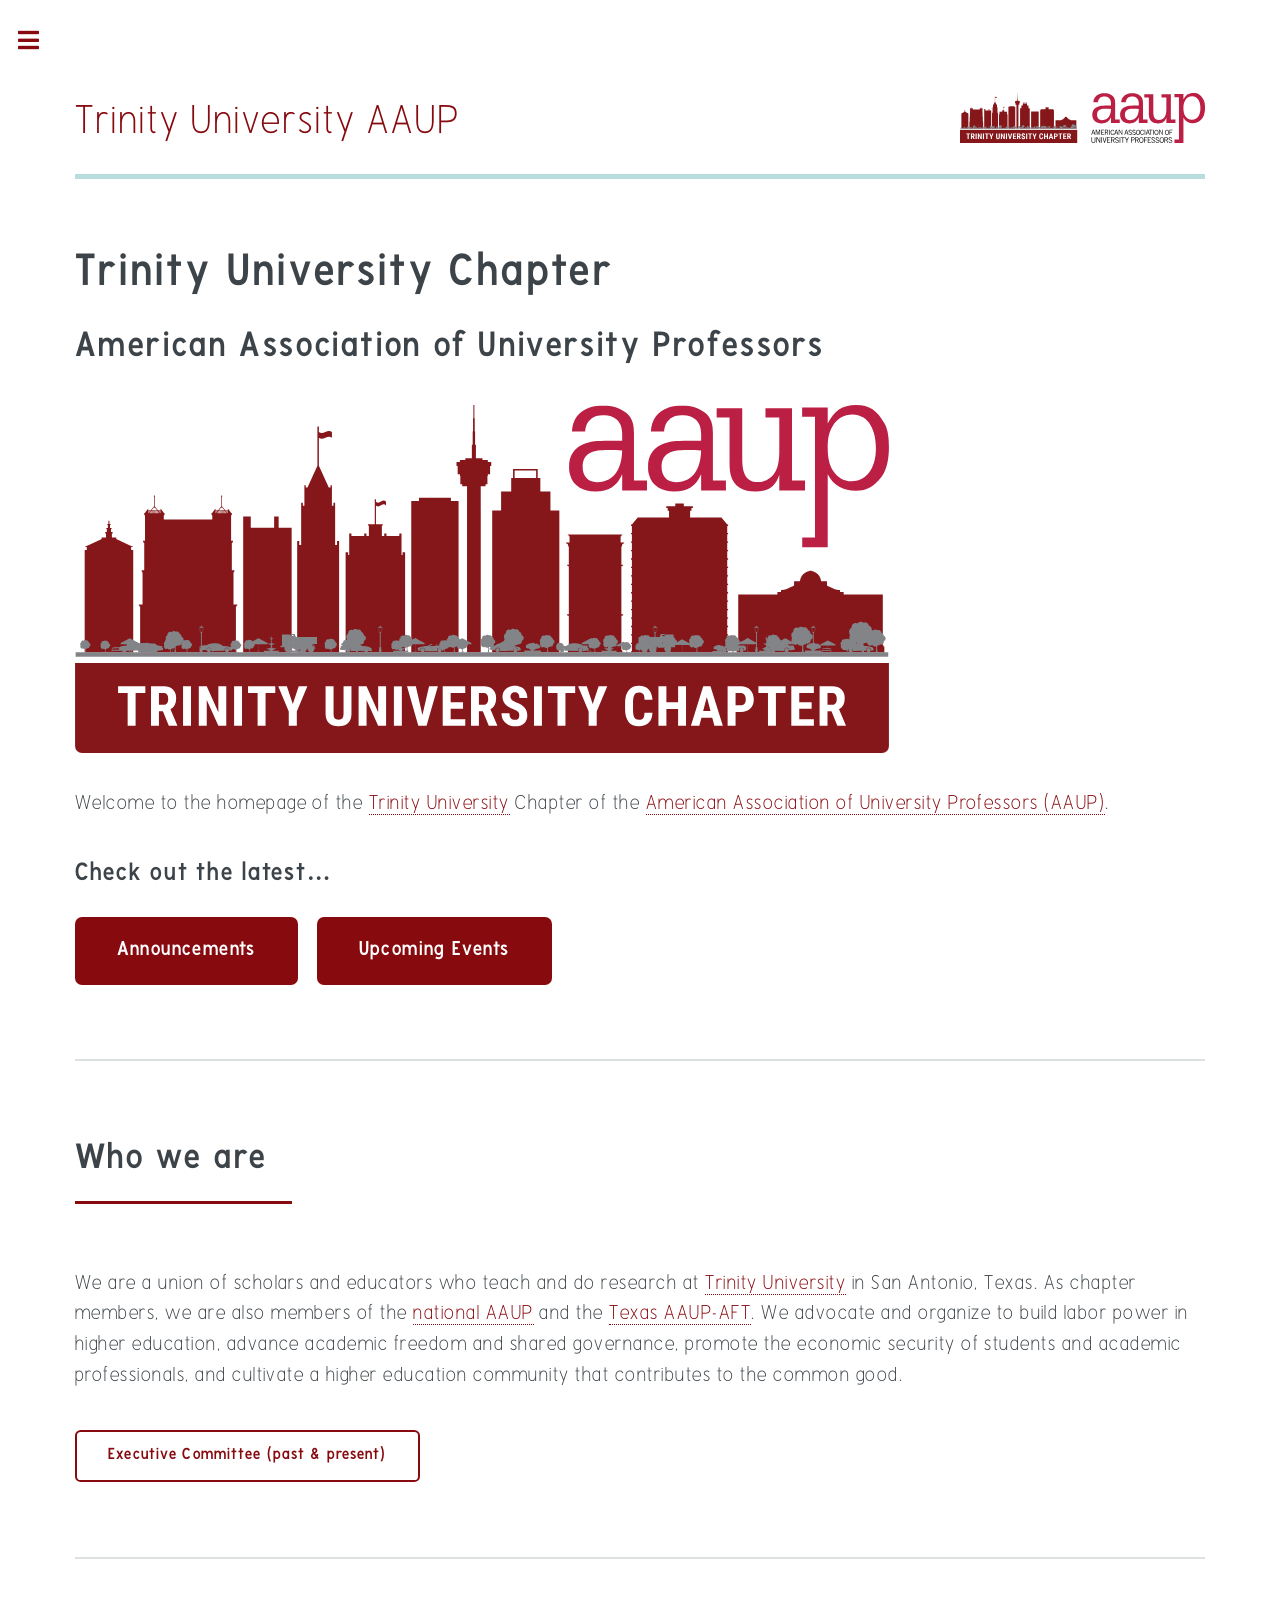
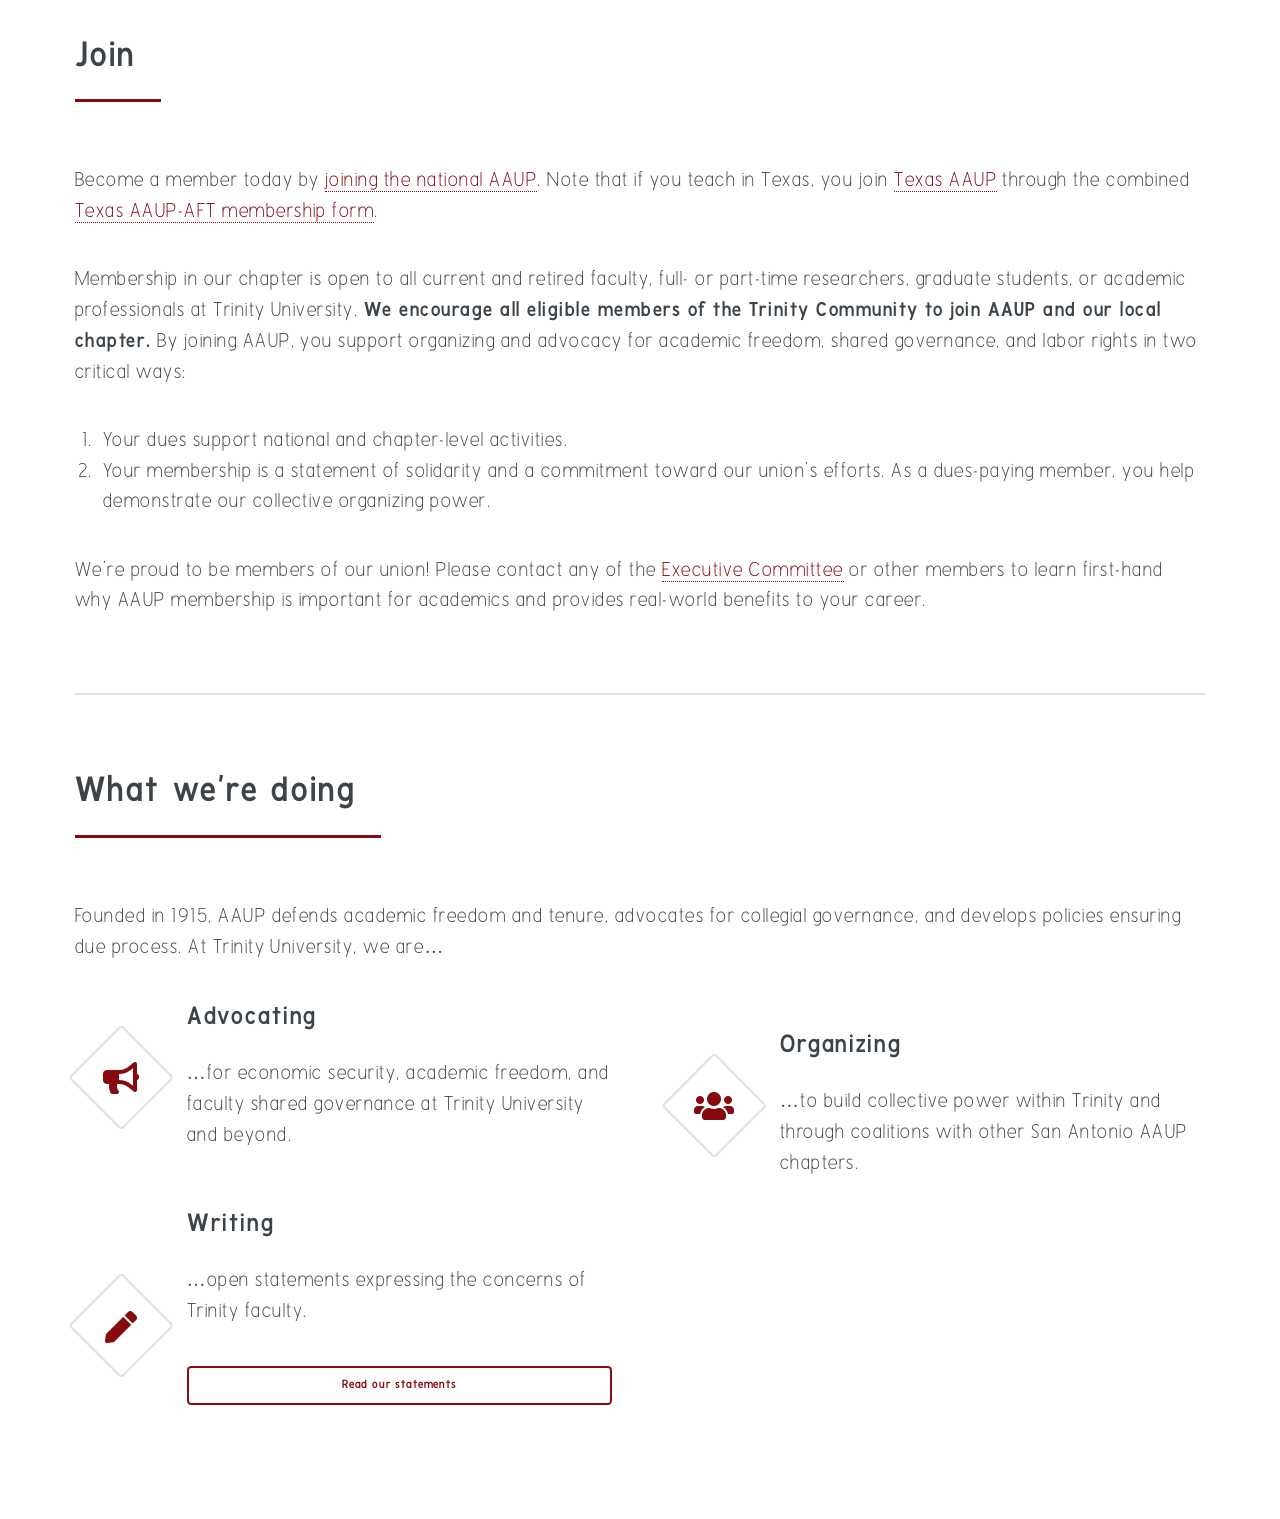
<file: index.html>
<!DOCTYPE HTML>
<!--
	Editorial by HTML5 UP
	html5up.net | @ajlkn
	Free for personal and commercial use under the CCA 3.0 license (html5up.net/license)
-->
<html>
	<head>
		<title>Trinity AAUP</title>
		<meta charset="utf-8" />
		<meta name="viewport" content="width=device-width, initial-scale=1, user-scalable=no" />
		<link rel="stylesheet" href="assets/css/main.css" />
		<link rel="icon" type="image/x-icon" href="images/favicon/favicon.ico">
		<link rel="icon" type="image/png" sizes="16x16" href="images/favicon/favicon-16x16.png">
		<link rel="icon" type="image/png" sizes="32x32" href="images/favicon/favicon-32x32.png">
		<link rel="apple-touch-icon" sizes="180x180" href="images/favicon/apple-touch-icon.png">
		<link rel="icon" type="image/png" sizes="192x192" href="images/favicon/icon-192x192.png">
		<link rel="icon" type="image/png" sizes="512x512" href="images/favicon/icon-512x512.png">
	</head>
	<body class="is-preload">

		<!-- Wrapper -->
			<div id="wrapper">

				<!-- Main -->
					<div id="main">
						<div class="inner">

							<!-- Header -->

								<header id="header" include-html="header.html">
								</header>

							<!-- Banner -->
								<section id="banner">
									<div class="content">
										<header>
											<h1>Trinity University Chapter</h1>
											<h2>American Association of University Professors</h2>
										</header>
										<span class="image banner"><img src="images/tuaaup-flat.svg" alt="" /></span>
										<p>Welcome to the homepage of the <a href="https://trinity.edu/">Trinity University</a> Chapter of the <a href="https://aaup.org">American Association of University Professors (AAUP)</a>.</p>

										<h3>Check out the latest&hellip;</h3>
										<ul class="actions">
											<li><a href="events.html#announcements" class="button large primary">Announcements</a></li>
											<li><a href="events.html#events" class="button large primary">Upcoming Events</a></li>
											
										</ul>

									</div>
								</section>
															<!-- Section -->
								<section>
									<header class="major">
										<h2>Who we are</h2>
									</header>
									<div class="content">
										<p>
											We are a union of scholars and educators who teach and do research at <a href="https://trinity.edu">Trinity University</a> in San Antonio, Texas. 
											As chapter members, we are also members of the <a href="https://aaup.org">national AAUP</a> and the <a href="https://aaup-texas.org">Texas AAUP-AFT</a>. 
											We advocate and organize to build labor power in higher education, advance academic freedom and shared governance, promote the economic security of students and academic professionals, and cultivate a higher education community that contributes to the common good.
										</p>
									<ul class="actions">
										<li><a href="ec.html" class="button">Executive Committee (past &amp; present)</a></li>
									</ul>
									</div>
								</section>

							<!-- Section -->
								<section>
									<header class="major">
										<h2 id="join">Join</h2>
									</header>
									<div class="content">
										<p>
											Become a member today by <a href="https://aaup.org/join">joining the national AAUP</a>. Note that if you teach in Texas, you join <a href="https://aaup-texas.org">Texas AAUP</a> through the combined <a href="https://connect.aft.org/app/memberforms/8041A/JoinTheFight">Texas AAUP-AFT membership form</a>.

										</p>
											Membership in our chapter is open to all current and retired faculty, full- or part-time researchers, graduate students, or academic professionals at Trinity University.
											<strong>We encourage all eligible members of the Trinity Community to join AAUP and our local chapter.</strong>
											By joining AAUP, you support organizing and advocacy for academic freedom, shared governance, and labor rights in two critical ways:
										</p>
										<ol>
											<li>Your dues support national and chapter-level activities.</li>
											<li>Your membership is a statement of solidarity and a commitment toward our union's efforts. As a dues-paying member, you help demonstrate our collective organizing power.</li>
										</ol>

										<p>
											We're proud to be members of our union! Please contact any of the <a href="ec.html#current">Executive Committee</a> or other members to learn first-hand why AAUP membership is important for academics and provides real-world benefits to your career. 
										</p>

									</div>
								</section>
							
								<!-- Section -->
								<section>
									<header class="major">
										<h2>What we're doing</h2>
									</header>
									<div class="content">
										<p>
											Founded in 1915, AAUP defends academic freedom and tenure, advocates for collegial governance, and develops policies ensuring due process. At Trinity University, we are&hellip;
										</p>
									</div>
									<div class="features">
										<article>
											<span class="icon solid fa-bullhorn"></span>
											<div class="content">
												<h3>Advocating</h3>
												<p>&hellip;for economic security, academic freedom, and faculty shared governance at Trinity University and beyond.</p>
											</div>
										</article>
										
										<article>
											<span class="icon solid fa-users"></span>
											<div class="content">
												<h3>Organizing</h3>
												<p>&hellip;to build collective power within Trinity and through coalitions with other San Antonio AAUP chapters.</p>
											</div>
										</article>

										<article>
											<span class="icon solid fa-pen"></span>
											<div class="content">
												<h3>Writing</h3>
												<p>
													&hellip;open statements expressing the concerns of Trinity faculty.
													<ul class="actions fit small"><li><a href="statements.html" class="button fit small">Read our statements</a></li></ul>
												</p>
											</div>
										</article>

									</div>
								</section>


						</div>
					</div>

				<!-- Sidebar -->
				<div id="sidebar">
					<div class="inner" include-html="sidebar.html">
					</div>
				</div>

			</div>

		<!-- Scripts -->
			<script src="assets/js/jquery.min.js"></script>
			<script src="assets/js/browser.min.js"></script>
			<script src="assets/js/breakpoints.min.js"></script>
			<script src="assets/js/util.js"></script>
			<script src="assets/js/main.js"></script>
			<script src="assets/js/include.js"></script><script>includeHTML();</script>

	</body>
</html>
</file>
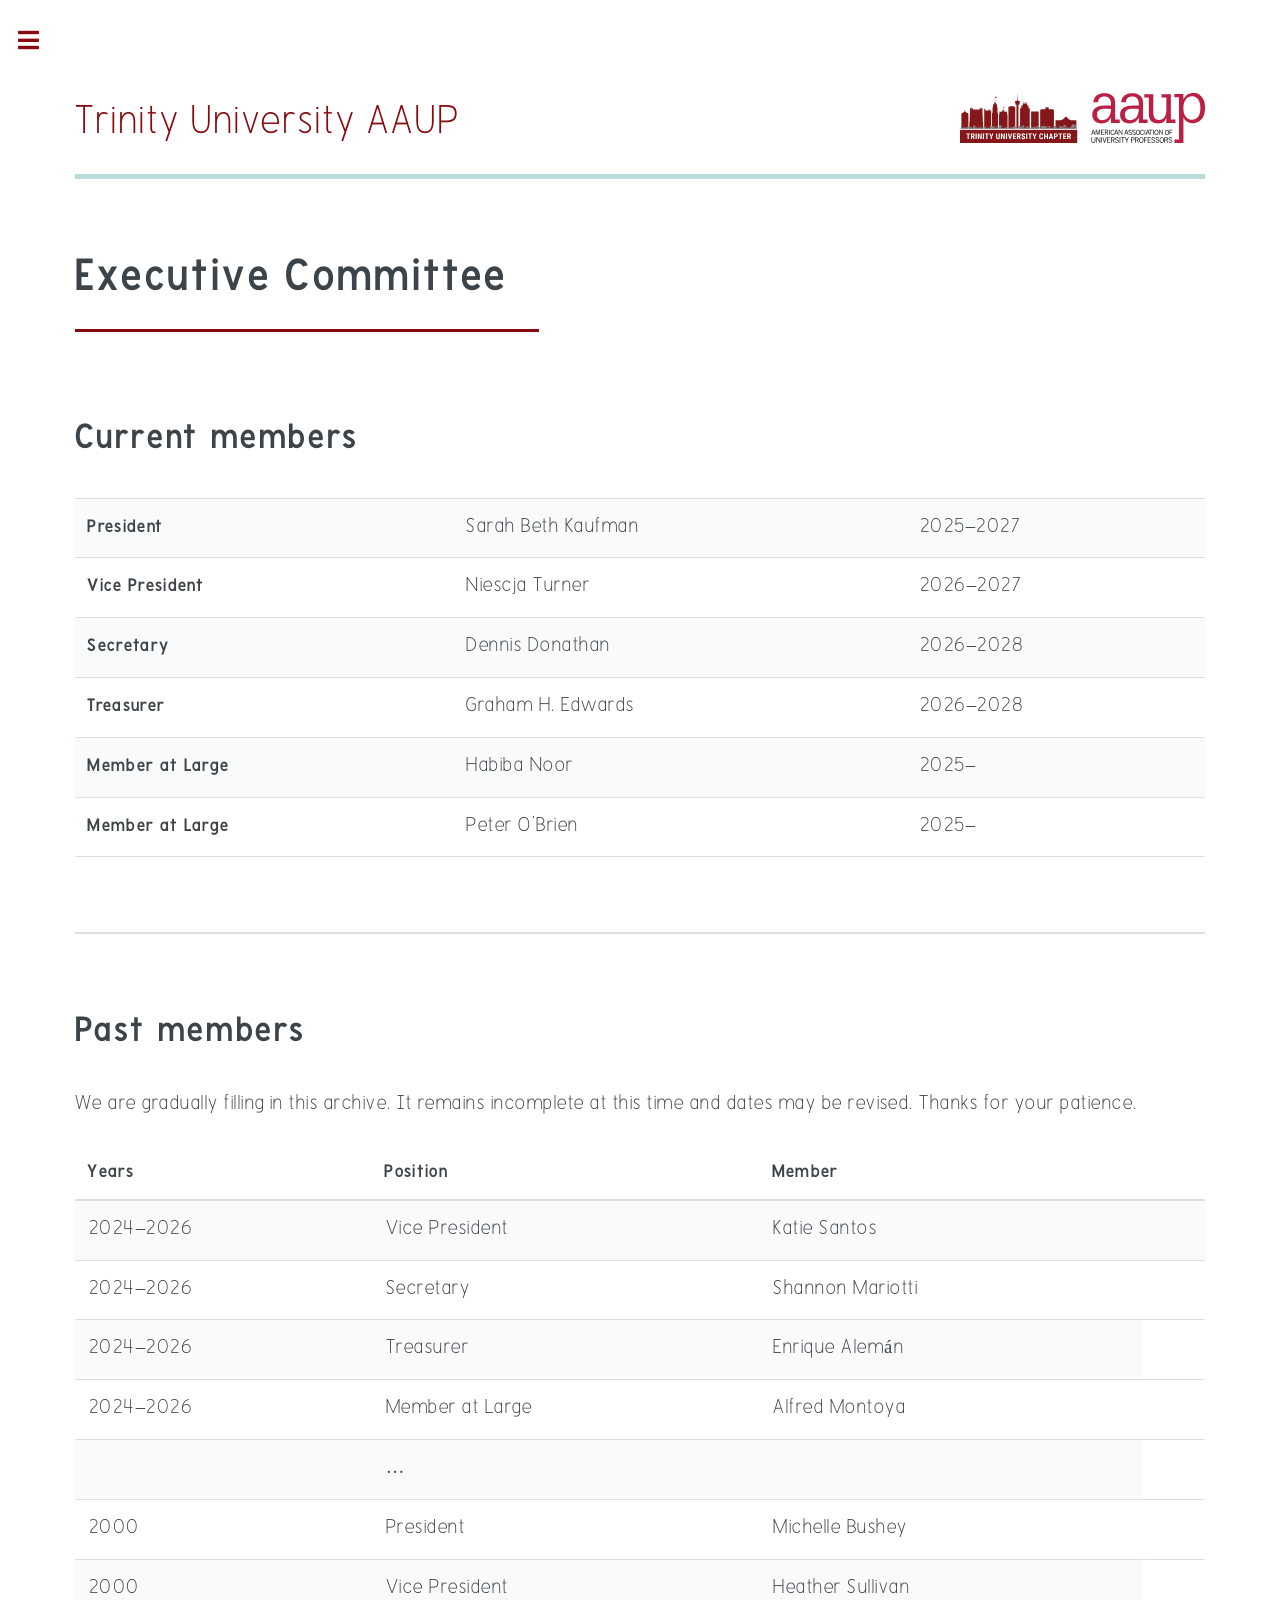
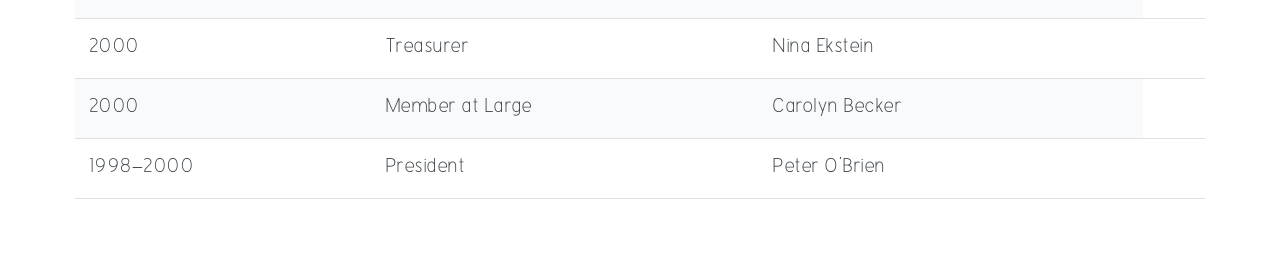
<file: ec.html>
<!DOCTYPE HTML>
<!--
	Editorial by HTML5 UP
	html5up.net | @ajlkn
	Free for personal and commercial use under the CCA 3.0 license (html5up.net/license)
-->
<html>
	<head>
		<title>Trinity AAUP</title>
		<meta charset="utf-8" />
		<meta name="viewport" content="width=device-width, initial-scale=1, user-scalable=no" />
		<link rel="stylesheet" href="assets/css/main.css" />
		<link rel="icon" type="image/x-icon" href="images/favicon/favicon.ico">
		<link rel="icon" type="image/png" sizes="16x16" href="images/favicon/favicon-16x16.png">
		<link rel="icon" type="image/png" sizes="32x32" href="images/favicon/favicon-32x32.png">
		<link rel="apple-touch-icon" sizes="180x180" href="images/favicon/apple-touch-icon.png">
		<link rel="icon" type="image/png" sizes="192x192" href="images/favicon/icon-192x192.png">
		<link rel="icon" type="image/png" sizes="512x512" href="images/favicon/icon-512x512.png">
	</head>
	<body class="is-preload">

		<!-- Wrapper -->
			<div id="wrapper">

				<!-- Main -->
					<div id="main">
						<div class="inner">

							<!-- Header -->

								<header id="header" include-html="header.html">
								</header>

								<section>

									<header class="major">
										<h1>Executive Committee</h1>
									</header>

									<header class="minor">
										<h2 id="current">Current members</h2>
									</header>

									<div class="table-wrapper">
										<table>
											<tbody>
												<tr>
													<th>President</th>
													<td>Sarah Beth Kaufman</td>
													<td>2025&ndash;2027</td>
												</tr>
												<tr>
													<th>Vice President</th>
													<td>Niescja Turner</td>
													<td>2026&ndash;2027</td>
												</tr>
												<tr>
													<th>Secretary</th>
													<td>Dennis Donathan</td>
													<td>2026&ndash;2028</td>
												</tr>
												<tr>
													<th>Treasurer</th>
													<td>Graham H. Edwards</td>
													<td>2026&ndash;2028</td>
												</tr>
												<tr>
													<th>Member at Large</th>
													<td>Habiba Noor</td>
													<td>2025&ndash;</td>
												</tr>
												<tr>
													<th>Member at Large</th>
													<td>Peter O'Brien</td>
													<td>2025&ndash;</td>
												</tr>
											</tbody>
										</table>

									</div>
								</section>

								<section>
									<header class="minor">
										<h2 id="past">Past members</h2>
									</header>
									<p>
										We are gradually filling in this archive. It remains incomplete at this time and dates may be revised. Thanks for your patience.
									</p>
									<div class="table-wrapper">
										<table>
											<thead>
												<tr>
													<th>Years</th>
													<th>Position</th>
													<th>Member</th>
												</tr>
											</thead>
											<tbody>
												<tr>
													<td>2024&ndash;2026</td>
													<td>Vice President</td>
													<td>Katie Santos<td>
												</tr>
												<tr>
													<td>2024&ndash;2026</td>
													<td>Secretary</td>
													<td>Shannon Mariotti</td>
												</tr>
												<tr>
													<td>2024&ndash;2026</td>
													<td>Treasurer</td>
													<td>Enrique Alemán</td>
												</tr>
												<tr>
													<td>2024&ndash;2026</td>
													<td>Member at Large</td>
													<td>Alfred Montoya</td>
												</tr>
												<tr><td></td><td>&hellip;</td><td></td></tr>
												<tr>
													<td>2000</td>
													<td>President</td>
													<td>Michelle Bushey</td>
												</tr>
												<tr>
													<td>2000</td>
													<td>Vice President</td>
													<td>Heather Sullivan</td>
												</tr>
												<tr>
													<td>2000</td>
													<td>Treasurer</td>
													<td>Nina Ekstein</td>
												</tr>
												<tr>
													<td>2000</td>
													<td>Member at Large</td>
													<td>Carolyn Becker</td>
												</tr>
												<tr>
													<td>1998&ndash;2000</td>
													<td>President</td>
													<td>Peter O'Brien</td>
												</tr>
											</tbody>
										</table>
									</div>
								</section>
						</div>
					</div>

				<!-- Sidebar -->
				<div id="sidebar">
					<div class="inner" include-html="sidebar.html"></div>
				</div>

			</div>

		<!-- Scripts -->
			<script src="assets/js/jquery.min.js"></script>
			<script src="assets/js/browser.min.js"></script>
			<script src="assets/js/breakpoints.min.js"></script>
			<script src="assets/js/util.js"></script>
			<script src="assets/js/main.js"></script>
			<script src="assets/js/include.js"></script><script>includeHTML();</script>

	</body>
</html>
</file>
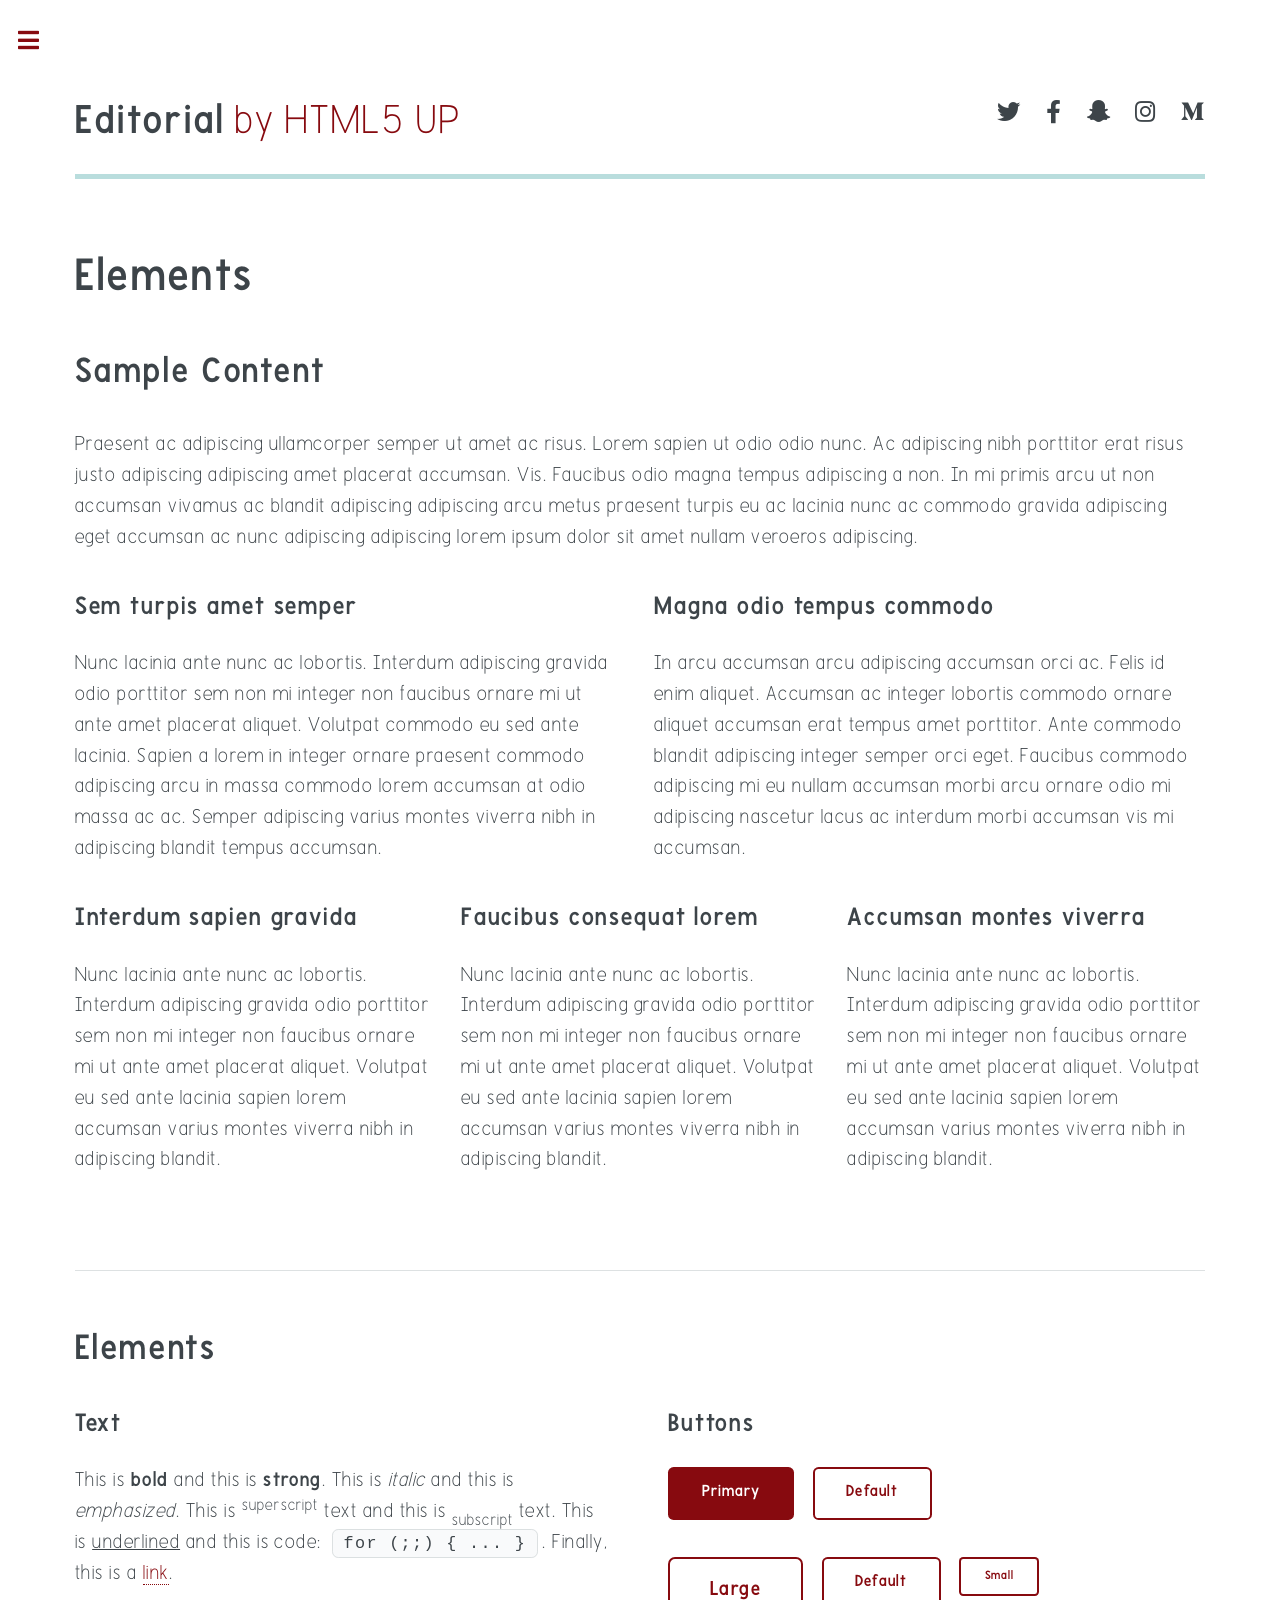
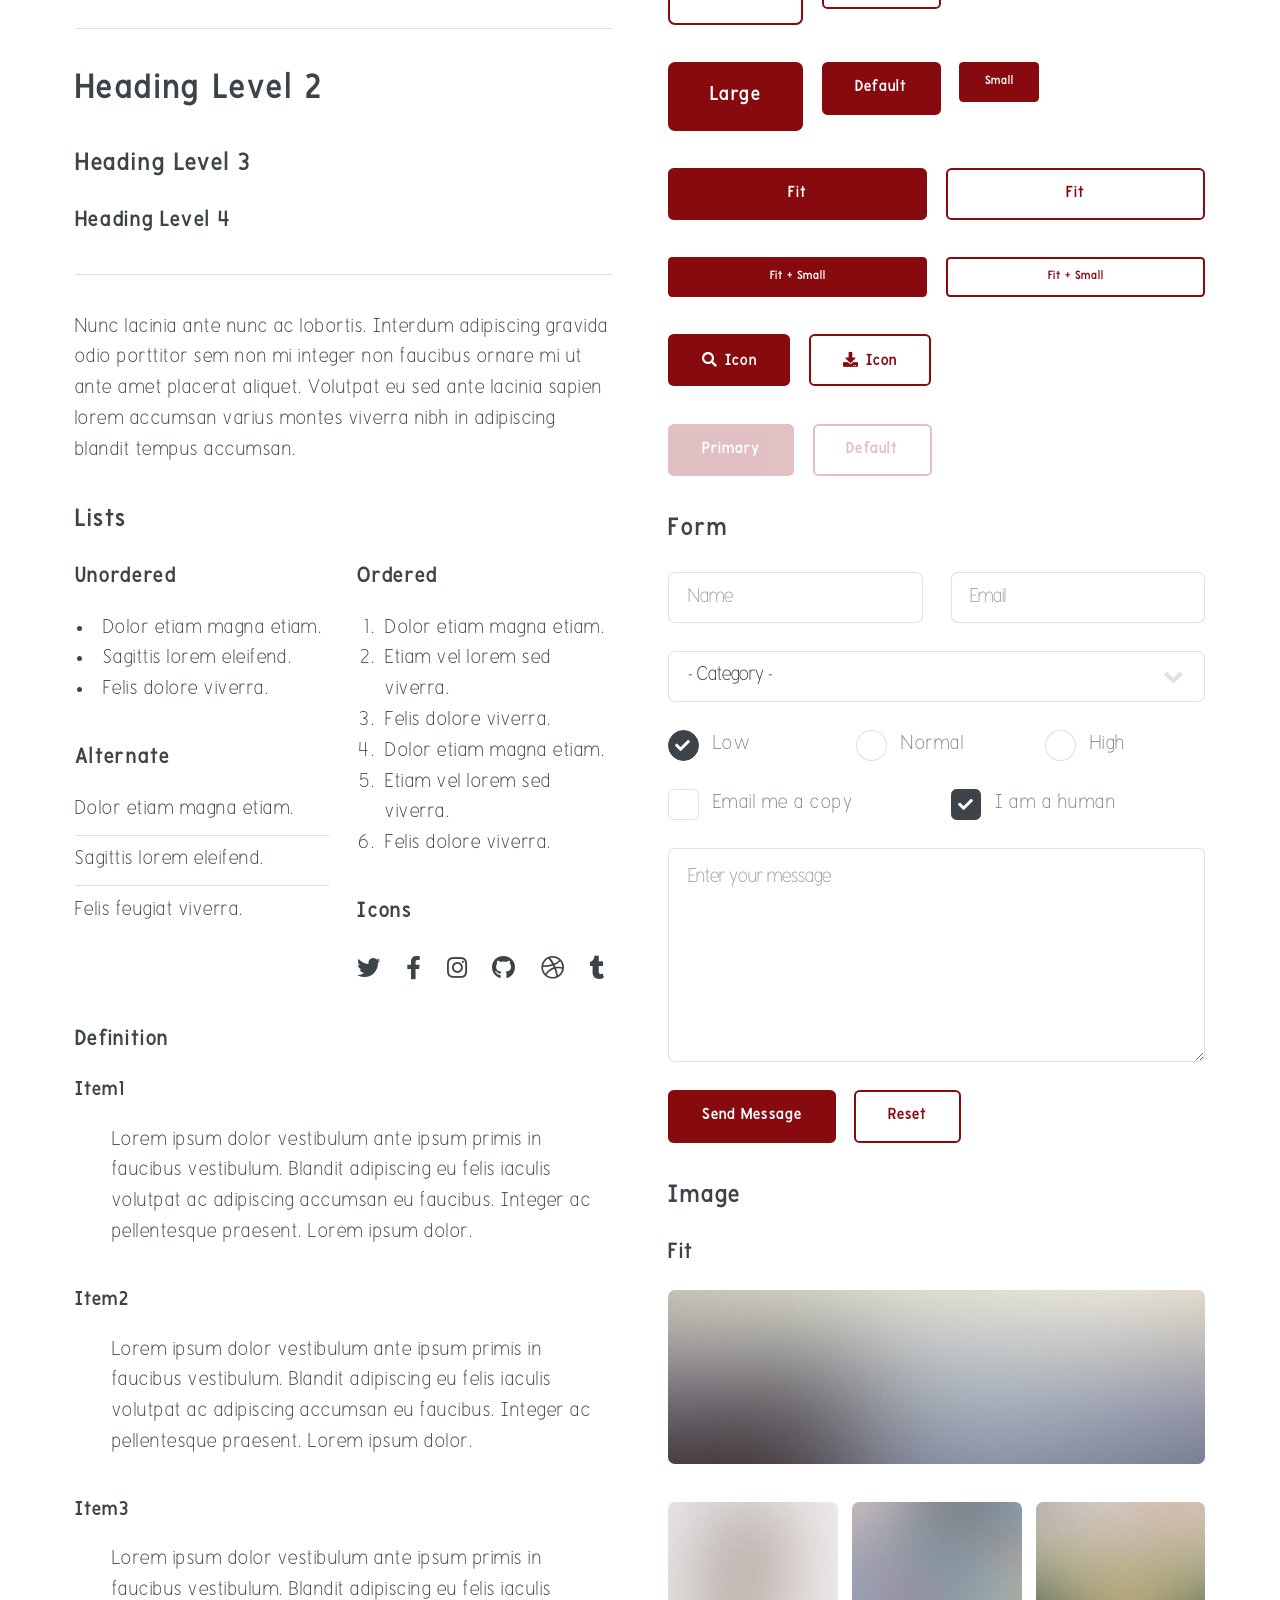
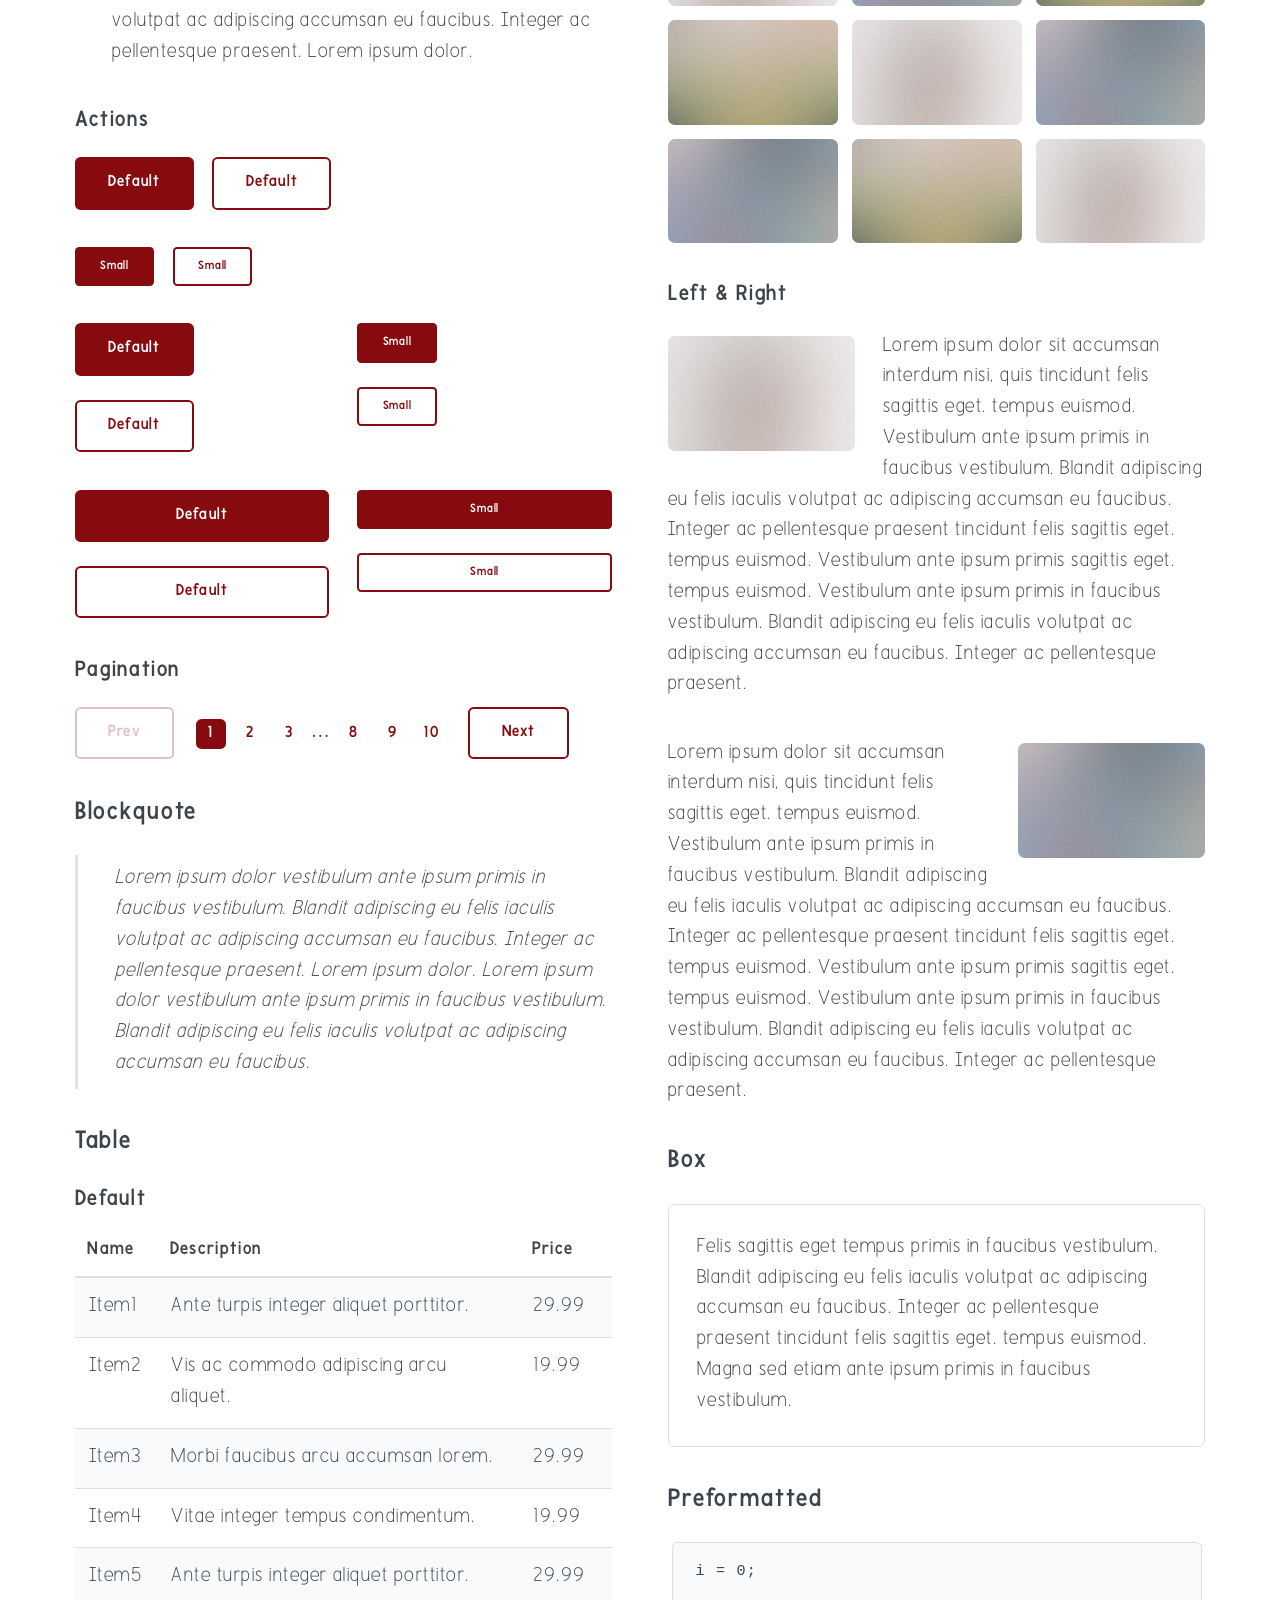
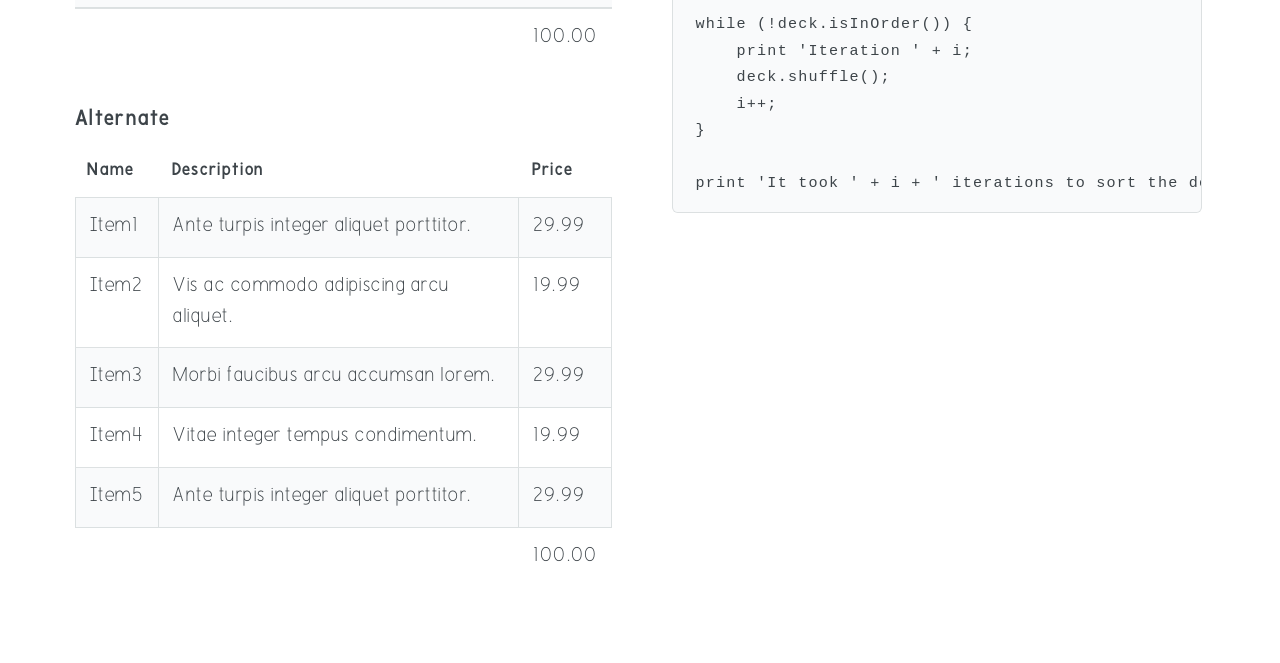
<file: elements.html>
<!DOCTYPE HTML>
<!--
	Editorial by HTML5 UP
	html5up.net | @ajlkn
	Free for personal and commercial use under the CCA 3.0 license (html5up.net/license)
-->
<html>
	<head>
		<title>Elements - Editorial by HTML5 UP</title>
		<meta charset="utf-8" />
		<meta name="viewport" content="width=device-width, initial-scale=1, user-scalable=no" />
		<link rel="stylesheet" href="assets/css/main.css" />
	</head>
	<body class="is-preload">

		<!-- Wrapper -->
			<div id="wrapper">

				<!-- Main -->
					<div id="main">
						<div class="inner">

							<!-- Header -->
								<header id="header">
									<a href="index.html" class="logo"><strong>Editorial</strong> by HTML5 UP</a>
									<ul class="icons">
										<li><a href="#" class="icon brands fa-twitter"><span class="label">Twitter</span></a></li>
										<li><a href="#" class="icon brands fa-facebook-f"><span class="label">Facebook</span></a></li>
										<li><a href="#" class="icon brands fa-snapchat-ghost"><span class="label">Snapchat</span></a></li>
										<li><a href="#" class="icon brands fa-instagram"><span class="label">Instagram</span></a></li>
										<li><a href="#" class="icon brands fa-medium-m"><span class="label">Medium</span></a></li>
									</ul>
								</header>

							<!-- Content -->
								<section>
									<header class="main">
										<h1>Elements</h1>
									</header>

									<!-- Content -->
										<h2 id="content">Sample Content</h2>
										<p>Praesent ac adipiscing ullamcorper semper ut amet ac risus. Lorem sapien ut odio odio nunc. Ac adipiscing nibh porttitor erat risus justo adipiscing adipiscing amet placerat accumsan. Vis. Faucibus odio magna tempus adipiscing a non. In mi primis arcu ut non accumsan vivamus ac blandit adipiscing adipiscing arcu metus praesent turpis eu ac lacinia nunc ac commodo gravida adipiscing eget accumsan ac nunc adipiscing adipiscing lorem ipsum dolor sit amet nullam veroeros adipiscing.</p>
										<div class="row">
											<div class="col-6 col-12-small">
												<h3>Sem turpis amet semper</h3>
												<p>Nunc lacinia ante nunc ac lobortis. Interdum adipiscing gravida odio porttitor sem non mi integer non faucibus ornare mi ut ante amet placerat aliquet. Volutpat commodo eu sed ante lacinia. Sapien a lorem in integer ornare praesent commodo adipiscing arcu in massa commodo lorem accumsan at odio massa ac ac. Semper adipiscing varius montes viverra nibh in adipiscing blandit tempus accumsan.</p>
											</div>
											<div class="col-6 col-12-small">
												<h3>Magna odio tempus commodo</h3>
												<p>In arcu accumsan arcu adipiscing accumsan orci ac. Felis id enim aliquet. Accumsan ac integer lobortis commodo ornare aliquet accumsan erat tempus amet porttitor. Ante commodo blandit adipiscing integer semper orci eget. Faucibus commodo adipiscing mi eu nullam accumsan morbi arcu ornare odio mi adipiscing nascetur lacus ac interdum morbi accumsan vis mi accumsan.</p>
											</div>
											<!-- Break -->
											<div class="col-4 col-12-medium">
												<h3>Interdum sapien gravida</h3>
												<p>Nunc lacinia ante nunc ac lobortis. Interdum adipiscing gravida odio porttitor sem non mi integer non faucibus ornare mi ut ante amet placerat aliquet. Volutpat eu sed ante lacinia sapien lorem accumsan varius montes viverra nibh in adipiscing blandit.</p>
											</div>
											<div class="col-4 col-12-medium">
												<h3>Faucibus consequat lorem</h3>
												<p>Nunc lacinia ante nunc ac lobortis. Interdum adipiscing gravida odio porttitor sem non mi integer non faucibus ornare mi ut ante amet placerat aliquet. Volutpat eu sed ante lacinia sapien lorem accumsan varius montes viverra nibh in adipiscing blandit.</p>
											</div>
											<div class="col-4 col-12-medium">
												<h3>Accumsan montes viverra</h3>
												<p>Nunc lacinia ante nunc ac lobortis. Interdum adipiscing gravida odio porttitor sem non mi integer non faucibus ornare mi ut ante amet placerat aliquet. Volutpat eu sed ante lacinia sapien lorem accumsan varius montes viverra nibh in adipiscing blandit.</p>
											</div>
										</div>

									<hr class="major" />

									<!-- Elements -->
										<h2 id="elements">Elements</h2>
										<div class="row gtr-200">
											<div class="col-6 col-12-medium">

												<!-- Text stuff -->
													<h3>Text</h3>
													<p>This is <b>bold</b> and this is <strong>strong</strong>. This is <i>italic</i> and this is <em>emphasized</em>.
													This is <sup>superscript</sup> text and this is <sub>subscript</sub> text.
													This is <u>underlined</u> and this is code: <code>for (;;) { ... }</code>.
													Finally, this is a <a href="#">link</a>.</p>
													<hr />
													<h2>Heading Level 2</h2>
													<h3>Heading Level 3</h3>
													<h4>Heading Level 4</h4>
													<hr />
													<p>Nunc lacinia ante nunc ac lobortis. Interdum adipiscing gravida odio porttitor sem non mi integer non faucibus ornare mi ut ante amet placerat aliquet. Volutpat eu sed ante lacinia sapien lorem accumsan varius montes viverra nibh in adipiscing blandit tempus accumsan.</p>

												<!-- Lists -->
													<h3>Lists</h3>
													<div class="row">
														<div class="col-6 col-12-small">

															<h4>Unordered</h4>
															<ul>
																<li>Dolor etiam magna etiam.</li>
																<li>Sagittis lorem eleifend.</li>
																<li>Felis dolore viverra.</li>
															</ul>

															<h4>Alternate</h4>
															<ul class="alt">
																<li>Dolor etiam magna etiam.</li>
																<li>Sagittis lorem eleifend.</li>
																<li>Felis feugiat viverra.</li>
															</ul>

														</div>
														<div class="col-6 col-12-small">

															<h4>Ordered</h4>
															<ol>
																<li>Dolor etiam magna etiam.</li>
																<li>Etiam vel lorem sed viverra.</li>
																<li>Felis dolore viverra.</li>
																<li>Dolor etiam magna etiam.</li>
																<li>Etiam vel lorem sed viverra.</li>
																<li>Felis dolore viverra.</li>
															</ol>

															<h4>Icons</h4>
															<ul class="icons">
																<li><a href="#" class="icon brands fa-twitter"><span class="label">Twitter</span></a></li>
																<li><a href="#" class="icon brands fa-facebook-f"><span class="label">Facebook</span></a></li>
																<li><a href="#" class="icon brands fa-instagram"><span class="label">Instagram</span></a></li>
																<li><a href="#" class="icon brands fa-github"><span class="label">Github</span></a></li>
																<li><a href="#" class="icon brands fa-dribbble"><span class="label">Dribbble</span></a></li>
																<li><a href="#" class="icon brands fa-tumblr"><span class="label">Tumblr</span></a></li>
															</ul>

														</div>
													</div>
													<h4>Definition</h4>
													<dl>
														<dt>Item1</dt>
														<dd>
															<p>Lorem ipsum dolor vestibulum ante ipsum primis in faucibus vestibulum. Blandit adipiscing eu felis iaculis volutpat ac adipiscing accumsan eu faucibus. Integer ac pellentesque praesent. Lorem ipsum dolor.</p>
														</dd>
														<dt>Item2</dt>
														<dd>
															<p>Lorem ipsum dolor vestibulum ante ipsum primis in faucibus vestibulum. Blandit adipiscing eu felis iaculis volutpat ac adipiscing accumsan eu faucibus. Integer ac pellentesque praesent. Lorem ipsum dolor.</p>
														</dd>
														<dt>Item3</dt>
														<dd>
															<p>Lorem ipsum dolor vestibulum ante ipsum primis in faucibus vestibulum. Blandit adipiscing eu felis iaculis volutpat ac adipiscing accumsan eu faucibus. Integer ac pellentesque praesent. Lorem ipsum dolor.</p>
														</dd>
													</dl>

													<h4>Actions</h4>
													<ul class="actions">
														<li><a href="#" class="button primary">Default</a></li>
														<li><a href="#" class="button">Default</a></li>
													</ul>
													<ul class="actions small">
														<li><a href="#" class="button primary small">Small</a></li>
														<li><a href="#" class="button small">Small</a></li>
													</ul>
													<div class="row">
														<div class="col-6 col-12-small">
															<ul class="actions stacked">
																<li><a href="#" class="button primary">Default</a></li>
																<li><a href="#" class="button">Default</a></li>
															</ul>
														</div>
														<div class="col-6 col-12-small">
															<ul class="actions stacked">
																<li><a href="#" class="button primary small">Small</a></li>
																<li><a href="#" class="button small">Small</a></li>
															</ul>
														</div>
														<div class="col-6 col-12-small">
															<ul class="actions stacked">
																<li><a href="#" class="button primary fit">Default</a></li>
																<li><a href="#" class="button fit">Default</a></li>
															</ul>
														</div>
														<div class="col-6 col-12-small">
															<ul class="actions stacked">
																<li><a href="#" class="button primary small fit">Small</a></li>
																<li><a href="#" class="button small fit">Small</a></li>
															</ul>
														</div>
													</div>

													<h4>Pagination</h4>
													<ul class="pagination">
														<li><span class="button disabled">Prev</span></li>
														<li><a href="#" class="page active">1</a></li>
														<li><a href="#" class="page">2</a></li>
														<li><a href="#" class="page">3</a></li>
														<li><span>&hellip;</span></li>
														<li><a href="#" class="page">8</a></li>
														<li><a href="#" class="page">9</a></li>
														<li><a href="#" class="page">10</a></li>
														<li><a href="#" class="button">Next</a></li>
													</ul>

												<!-- Blockquote -->
													<h3>Blockquote</h3>
													<blockquote>Lorem ipsum dolor vestibulum ante ipsum primis in faucibus vestibulum. Blandit adipiscing eu felis iaculis volutpat ac adipiscing accumsan eu faucibus. Integer ac pellentesque praesent. Lorem ipsum dolor. Lorem ipsum dolor vestibulum ante ipsum primis in faucibus vestibulum. Blandit adipiscing eu felis iaculis volutpat ac adipiscing accumsan eu faucibus.</blockquote>

												<!-- Table -->
													<h3>Table</h3>

													<h4>Default</h4>
													<div class="table-wrapper">
														<table>
															<thead>
																<tr>
																	<th>Name</th>
																	<th>Description</th>
																	<th>Price</th>
																</tr>
															</thead>
															<tbody>
																<tr>
																	<td>Item1</td>
																	<td>Ante turpis integer aliquet porttitor.</td>
																	<td>29.99</td>
																</tr>
																<tr>
																	<td>Item2</td>
																	<td>Vis ac commodo adipiscing arcu aliquet.</td>
																	<td>19.99</td>
																</tr>
																<tr>
																	<td>Item3</td>
																	<td> Morbi faucibus arcu accumsan lorem.</td>
																	<td>29.99</td>
																</tr>
																<tr>
																	<td>Item4</td>
																	<td>Vitae integer tempus condimentum.</td>
																	<td>19.99</td>
																</tr>
																<tr>
																	<td>Item5</td>
																	<td>Ante turpis integer aliquet porttitor.</td>
																	<td>29.99</td>
																</tr>
															</tbody>
															<tfoot>
																<tr>
																	<td colspan="2"></td>
																	<td>100.00</td>
																</tr>
															</tfoot>
														</table>
													</div>

													<h4>Alternate</h4>
													<div class="table-wrapper">
														<table class="alt">
															<thead>
																<tr>
																	<th>Name</th>
																	<th>Description</th>
																	<th>Price</th>
																</tr>
															</thead>
															<tbody>
																<tr>
																	<td>Item1</td>
																	<td>Ante turpis integer aliquet porttitor.</td>
																	<td>29.99</td>
																</tr>
																<tr>
																	<td>Item2</td>
																	<td>Vis ac commodo adipiscing arcu aliquet.</td>
																	<td>19.99</td>
																</tr>
																<tr>
																	<td>Item3</td>
																	<td> Morbi faucibus arcu accumsan lorem.</td>
																	<td>29.99</td>
																</tr>
																<tr>
																	<td>Item4</td>
																	<td>Vitae integer tempus condimentum.</td>
																	<td>19.99</td>
																</tr>
																<tr>
																	<td>Item5</td>
																	<td>Ante turpis integer aliquet porttitor.</td>
																	<td>29.99</td>
																</tr>
															</tbody>
															<tfoot>
																<tr>
																	<td colspan="2"></td>
																	<td>100.00</td>
																</tr>
															</tfoot>
														</table>
													</div>

											</div>
											<div class="col-6 col-12-medium">

												<!-- Buttons -->
													<h3>Buttons</h3>
													<ul class="actions">
														<li><a href="#" class="button primary">Primary</a></li>
														<li><a href="#" class="button">Default</a></li>
													</ul>
													<ul class="actions">
														<li><a href="#" class="button large">Large</a></li>
														<li><a href="#" class="button">Default</a></li>
														<li><a href="#" class="button small">Small</a></li>
													</ul>
													<ul class="actions">
														<li><a href="#" class="button primary large">Large</a></li>
														<li><a href="#" class="button primary">Default</a></li>
														<li><a href="#" class="button primary small">Small</a></li>
													</ul>
													<ul class="actions fit">
														<li><a href="#" class="button primary fit">Fit</a></li>
														<li><a href="#" class="button fit">Fit</a></li>
													</ul>
													<ul class="actions fit small">
														<li><a href="#" class="button primary fit small">Fit + Small</a></li>
														<li><a href="#" class="button fit small">Fit + Small</a></li>
													</ul>
													<ul class="actions">
														<li><a href="#" class="button primary icon solid fa-search">Icon</a></li>
														<li><a href="#" class="button icon solid fa-download">Icon</a></li>
													</ul>
													<ul class="actions">
														<li><span class="button primary disabled">Primary</span></li>
														<li><span class="button disabled">Default</span></li>
													</ul>

												<!-- Form -->
													<h3>Form</h3>

													<form method="post" action="#">
														<div class="row gtr-uniform">
															<div class="col-6 col-12-xsmall">
																<input type="text" name="demo-name" id="demo-name" value="" placeholder="Name" />
															</div>
															<div class="col-6 col-12-xsmall">
																<input type="email" name="demo-email" id="demo-email" value="" placeholder="Email" />
															</div>
															<!-- Break -->
															<div class="col-12">
																<select name="demo-category" id="demo-category">
																	<option value="">- Category -</option>
																	<option value="1">Manufacturing</option>
																	<option value="1">Shipping</option>
																	<option value="1">Administration</option>
																	<option value="1">Human Resources</option>
																</select>
															</div>
															<!-- Break -->
															<div class="col-4 col-12-small">
																<input type="radio" id="demo-priority-low" name="demo-priority" checked>
																<label for="demo-priority-low">Low</label>
															</div>
															<div class="col-4 col-12-small">
																<input type="radio" id="demo-priority-normal" name="demo-priority">
																<label for="demo-priority-normal">Normal</label>
															</div>
															<div class="col-4 col-12-small">
																<input type="radio" id="demo-priority-high" name="demo-priority">
																<label for="demo-priority-high">High</label>
															</div>
															<!-- Break -->
															<div class="col-6 col-12-small">
																<input type="checkbox" id="demo-copy" name="demo-copy">
																<label for="demo-copy">Email me a copy</label>
															</div>
															<div class="col-6 col-12-small">
																<input type="checkbox" id="demo-human" name="demo-human" checked>
																<label for="demo-human">I am a human</label>
															</div>
															<!-- Break -->
															<div class="col-12">
																<textarea name="demo-message" id="demo-message" placeholder="Enter your message" rows="6"></textarea>
															</div>
															<!-- Break -->
															<div class="col-12">
																<ul class="actions">
																	<li><input type="submit" value="Send Message" class="primary" /></li>
																	<li><input type="reset" value="Reset" /></li>
																</ul>
															</div>
														</div>
													</form>

												<!-- Image -->
													<h3>Image</h3>

													<h4>Fit</h4>
													<span class="image fit"><img src="images/pic11.jpg" alt="" /></span>
													<div class="box alt">
														<div class="row gtr-50 gtr-uniform">
															<div class="col-4"><span class="image fit"><img src="images/pic01.jpg" alt="" /></span></div>
															<div class="col-4"><span class="image fit"><img src="images/pic02.jpg" alt="" /></span></div>
															<div class="col-4"><span class="image fit"><img src="images/pic03.jpg" alt="" /></span></div>
															<!-- Break -->
															<div class="col-4"><span class="image fit"><img src="images/pic03.jpg" alt="" /></span></div>
															<div class="col-4"><span class="image fit"><img src="images/pic01.jpg" alt="" /></span></div>
															<div class="col-4"><span class="image fit"><img src="images/pic02.jpg" alt="" /></span></div>
															<!-- Break -->
															<div class="col-4"><span class="image fit"><img src="images/pic02.jpg" alt="" /></span></div>
															<div class="col-4"><span class="image fit"><img src="images/pic03.jpg" alt="" /></span></div>
															<div class="col-4"><span class="image fit"><img src="images/pic01.jpg" alt="" /></span></div>
														</div>
													</div>

													<h4>Left &amp; Right</h4>
													<p><span class="image left"><img src="images/pic01.jpg" alt="" /></span>Lorem ipsum dolor sit accumsan interdum nisi, quis tincidunt felis sagittis eget. tempus euismod. Vestibulum ante ipsum primis in faucibus vestibulum. Blandit adipiscing eu felis iaculis volutpat ac adipiscing accumsan eu faucibus. Integer ac pellentesque praesent tincidunt felis sagittis eget. tempus euismod. Vestibulum ante ipsum primis sagittis eget. tempus euismod. Vestibulum ante ipsum primis in faucibus vestibulum. Blandit adipiscing eu felis iaculis volutpat ac adipiscing accumsan eu faucibus. Integer ac pellentesque praesent.</p>
													<p><span class="image right"><img src="images/pic02.jpg" alt="" /></span>Lorem ipsum dolor sit accumsan interdum nisi, quis tincidunt felis sagittis eget. tempus euismod. Vestibulum ante ipsum primis in faucibus vestibulum. Blandit adipiscing eu felis iaculis volutpat ac adipiscing accumsan eu faucibus. Integer ac pellentesque praesent tincidunt felis sagittis eget. tempus euismod. Vestibulum ante ipsum primis sagittis eget. tempus euismod. Vestibulum ante ipsum primis in faucibus vestibulum. Blandit adipiscing eu felis iaculis volutpat ac adipiscing accumsan eu faucibus. Integer ac pellentesque praesent.</p>

												<!-- Box -->
													<h3>Box</h3>
													<div class="box">
														<p>Felis sagittis eget tempus primis in faucibus vestibulum. Blandit adipiscing eu felis iaculis volutpat ac adipiscing accumsan eu faucibus. Integer ac pellentesque praesent tincidunt felis sagittis eget. tempus euismod. Magna sed etiam ante ipsum primis in faucibus vestibulum.</p>
													</div>

												<!-- Preformatted Code -->
													<h3>Preformatted</h3>
													<pre><code>i = 0;

while (!deck.isInOrder()) {
    print 'Iteration ' + i;
    deck.shuffle();
    i++;
}

print 'It took ' + i + ' iterations to sort the deck.';
</code></pre>

											</div>
										</div>

								</section>

						</div>
					</div>

				<!-- Sidebar -->
					<div id="sidebar">
						<div class="inner">

							<!-- Search -->
								<section id="search" class="alt">
									<form method="post" action="#">
										<input type="text" name="query" id="query" placeholder="Search" />
									</form>
								</section>

							<!-- Menu -->
								<nav id="menu">
									<header class="major">
										<h2>Menu</h2>
									</header>
									<ul>
										<li><a href="index.html">Homepage</a></li>
										<li><a href="generic.html">Generic</a></li>
										<li><a href="elements.html">Elements</a></li>
										<li>
											<span class="opener">Submenu</span>
											<ul>
												<li><a href="#">Lorem Dolor</a></li>
												<li><a href="#">Ipsum Adipiscing</a></li>
												<li><a href="#">Tempus Magna</a></li>
												<li><a href="#">Feugiat Veroeros</a></li>
											</ul>
										</li>
										<li><a href="#">Etiam Dolore</a></li>
										<li><a href="#">Adipiscing</a></li>
										<li>
											<span class="opener">Another Submenu</span>
											<ul>
												<li><a href="#">Lorem Dolor</a></li>
												<li><a href="#">Ipsum Adipiscing</a></li>
												<li><a href="#">Tempus Magna</a></li>
												<li><a href="#">Feugiat Veroeros</a></li>
											</ul>
										</li>
										<li><a href="#">Maximus Erat</a></li>
										<li><a href="#">Sapien Mauris</a></li>
										<li><a href="#">Amet Lacinia</a></li>
									</ul>
								</nav>

							<!-- Section -->
								<section>
									<header class="major">
										<h2>Ante interdum</h2>
									</header>
									<div class="mini-posts">
										<article>
											<a href="#" class="image"><img src="images/pic07.jpg" alt="" /></a>
											<p>Aenean ornare velit lacus, ac varius enim lorem ullamcorper dolore aliquam.</p>
										</article>
										<article>
											<a href="#" class="image"><img src="images/pic08.jpg" alt="" /></a>
											<p>Aenean ornare velit lacus, ac varius enim lorem ullamcorper dolore aliquam.</p>
										</article>
										<article>
											<a href="#" class="image"><img src="images/pic09.jpg" alt="" /></a>
											<p>Aenean ornare velit lacus, ac varius enim lorem ullamcorper dolore aliquam.</p>
										</article>
									</div>
									<ul class="actions">
										<li><a href="#" class="button">More</a></li>
									</ul>
								</section>

							<!-- Section -->
								<section>
									<header class="major">
										<h2>Get in touch</h2>
									</header>
									<p>Sed varius enim lorem ullamcorper dolore aliquam aenean ornare velit lacus, ac varius enim lorem ullamcorper dolore. Proin sed aliquam facilisis ante interdum. Sed nulla amet lorem feugiat tempus aliquam.</p>
									<ul class="contact">
										<li class="icon solid fa-envelope"><a href="#">information@untitled.tld</a></li>
										<li class="icon solid fa-phone">(000) 000-0000</li>
										<li class="icon solid fa-home">1234 Somewhere Road #8254<br />
										Nashville, TN 00000-0000</li>
									</ul>
								</section>

							<!-- Footer -->
								<footer id="footer">
									<p class="copyright">&copy; Untitled. All rights reserved. Demo Images: <a href="https://unsplash.com">Unsplash</a>. Design: <a href="https://html5up.net">HTML5 UP</a>.</p>
								</footer>

						</div>
					</div>

			</div>

		<!-- Scripts -->
			<script src="assets/js/jquery.min.js"></script>
			<script src="assets/js/browser.min.js"></script>
			<script src="assets/js/breakpoints.min.js"></script>
			<script src="assets/js/util.js"></script>
			<script src="assets/js/main.js"></script>

	</body>
</html>
</file>
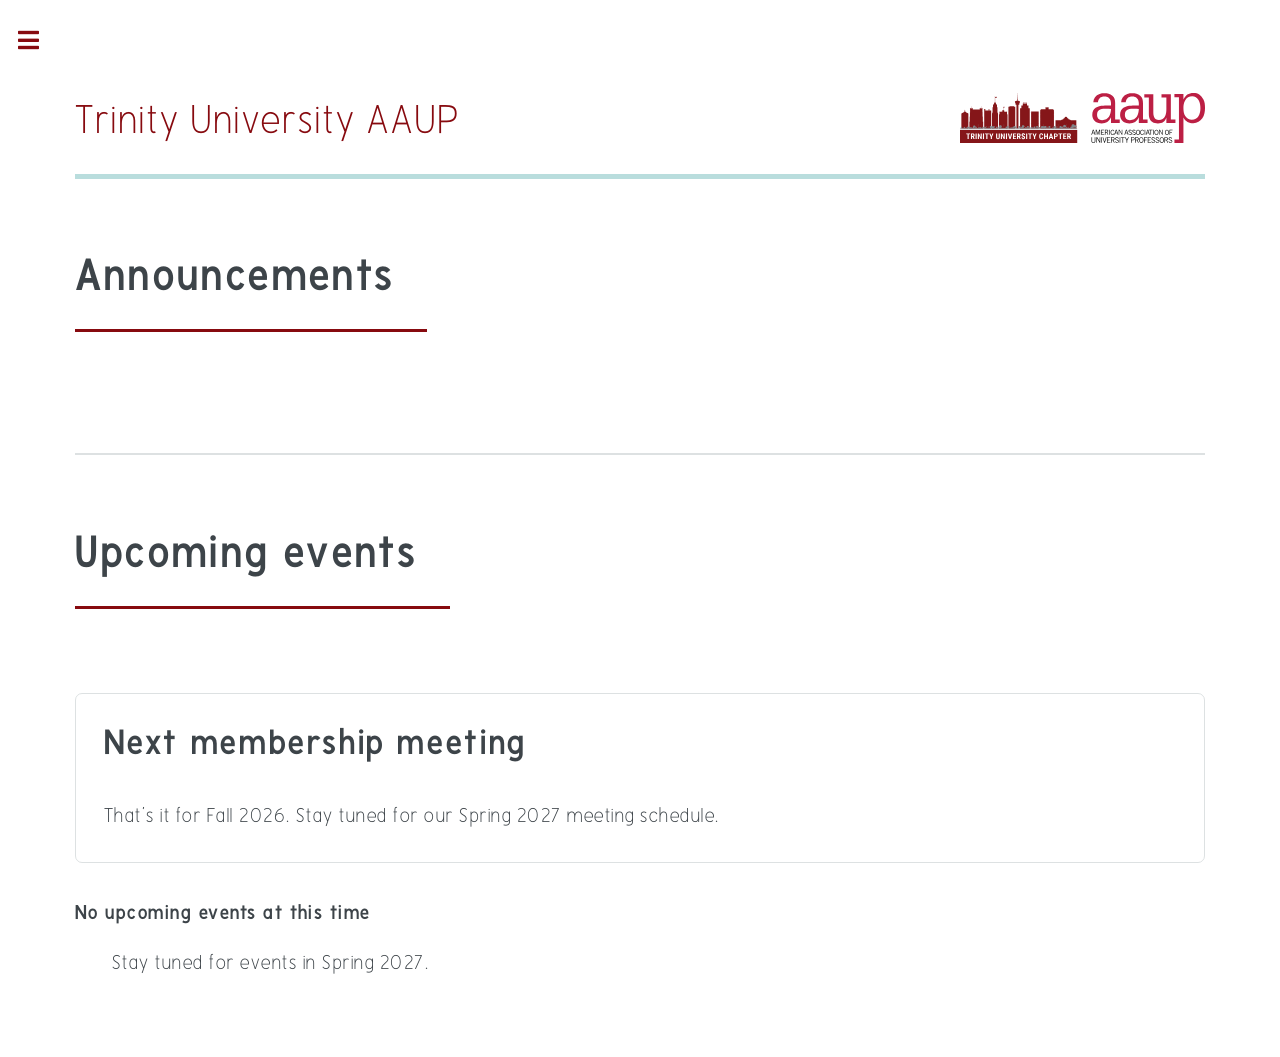
<file: events.html>
<!DOCTYPE HTML>
<!--
	Editorial by HTML5 UP
	html5up.net | @ajlkn
	Free for personal and commercial use under the CCA 3.0 license (html5up.net/license)
-->
<html>
	<head>
		<title>Trinity AAUP</title>
		<meta charset="utf-8" />
		<meta name="viewport" content="width=device-width, initial-scale=1, user-scalable=no" />
		<link rel="stylesheet" href="assets/css/main.css" />
		<link rel="icon" type="image/x-icon" href="images/favicon/favicon.ico">
		<link rel="icon" type="image/png" sizes="16x16" href="images/favicon/favicon-16x16.png">
		<link rel="icon" type="image/png" sizes="32x32" href="images/favicon/favicon-32x32.png">
		<link rel="apple-touch-icon" sizes="180x180" href="images/favicon/apple-touch-icon.png">
		<link rel="icon" type="image/png" sizes="192x192" href="images/favicon/icon-192x192.png">
		<link rel="icon" type="image/png" sizes="512x512" href="images/favicon/icon-512x512.png">
	</head>
	<body class="is-preload">

		<!-- Wrapper -->
			<div id="wrapper">

				<!-- Main -->
					<div id="main">
						<div class="inner">

							<!-- Header -->

								<header id="header" include-html="header.html"></header>

								<section>
									<header class="major">
										<h1 id="announcements">Announcements</h1>
									</header>
                                    <div class="content">
                                    </div>

                                </section>
                                <section>
                                    <header class="major">
										<h1 id="events">Upcoming events</h1>
									</header>
                                    
                                    <div class="content">
                                        <div class="box">
                                            <h2 id="nextmeeting">Next membership meeting</h2>
                                            <p>That's it for Fall 2026. Stay tuned for our Spring 2027 meeting schedule.</p>
                                        </div>

                                        <dl>
                                            <dt>No upcoming events at this time</dt>
                                            <dd>
                                                <p>Stay tuned for events in Spring 2027.</p>
                                            </dd>
                                        </dl>
                                    </div>

								</section>
						</div>
					</div>

				<!-- Sidebar -->
				<div id="sidebar">
					<div class="inner" include-html="sidebar.html"></div>
				</div>

			</div>

		<!-- Scripts -->
			<script src="assets/js/jquery.min.js"></script>
			<script src="assets/js/browser.min.js"></script>
			<script src="assets/js/breakpoints.min.js"></script>
			<script src="assets/js/util.js"></script>
			<script src="assets/js/main.js"></script>
			<script src="assets/js/include.js"></script><script>includeHTML();</script>

	</body>
</html>
</file>
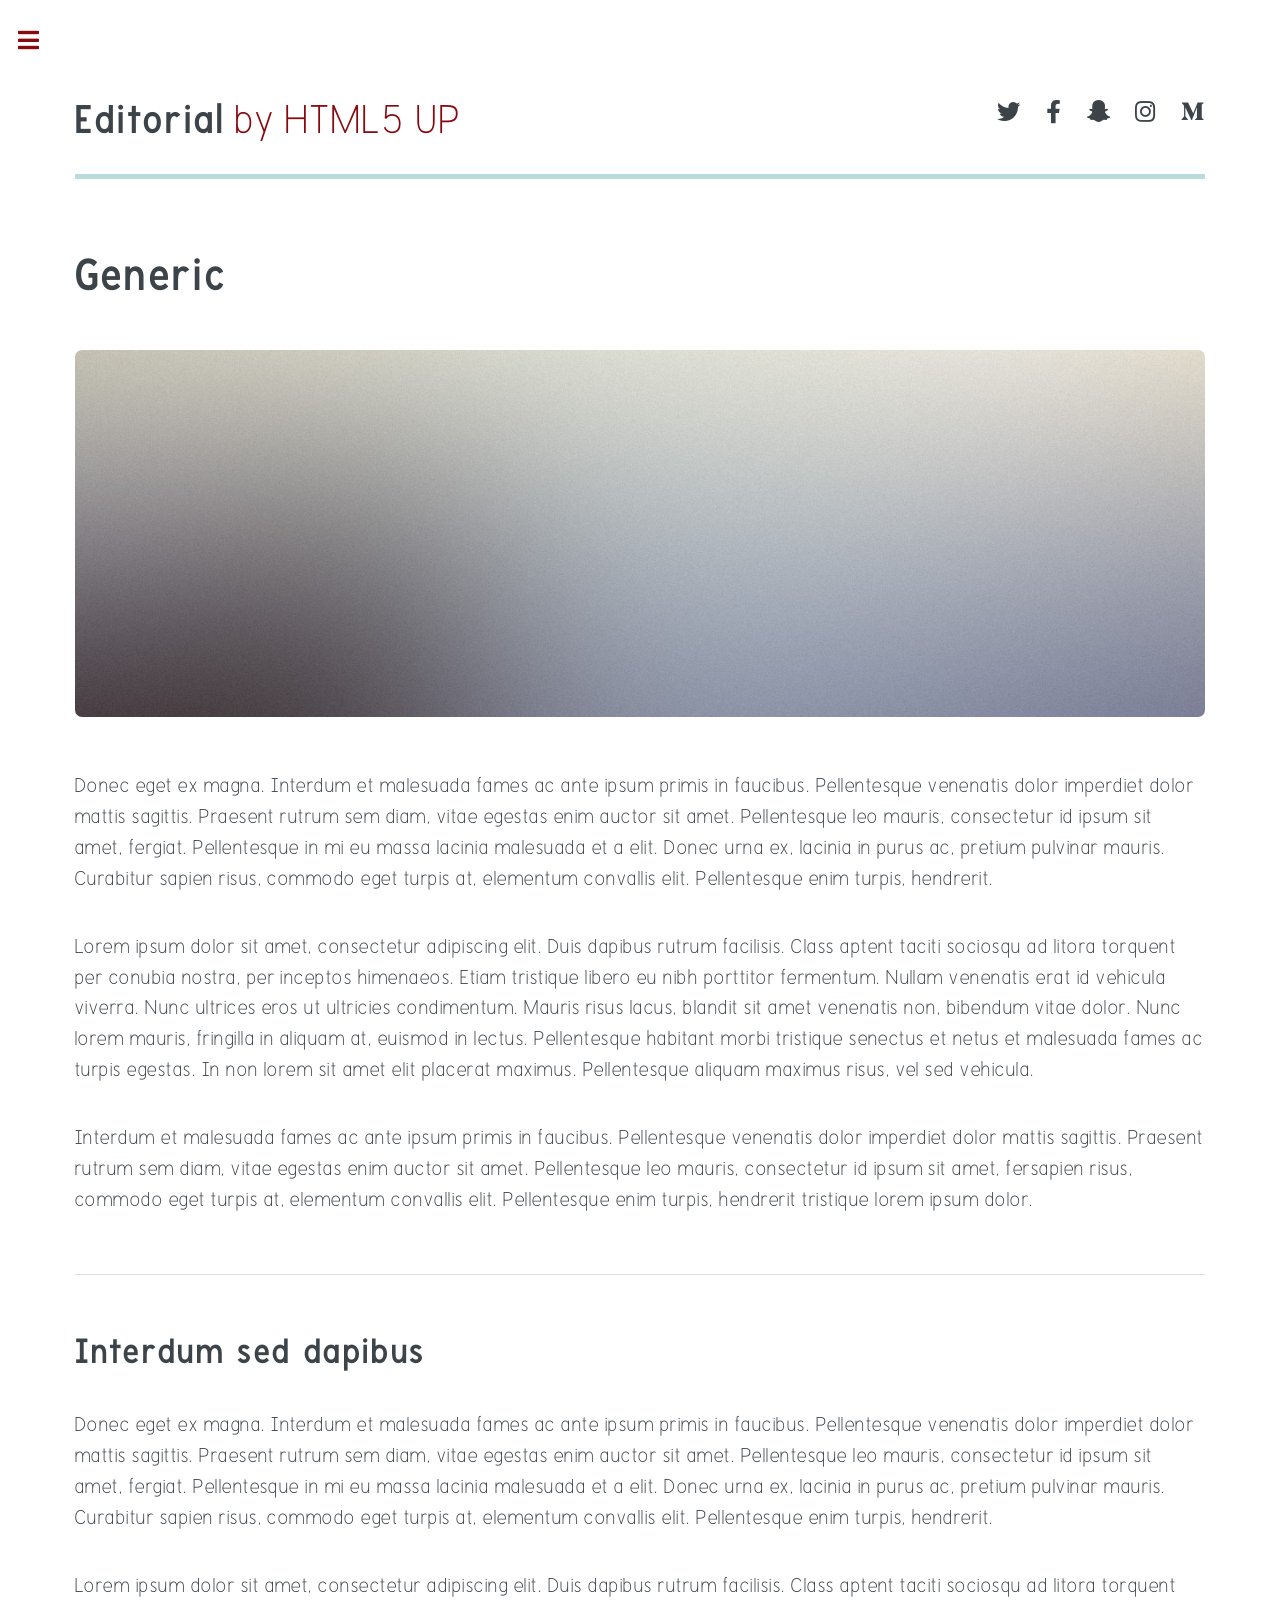
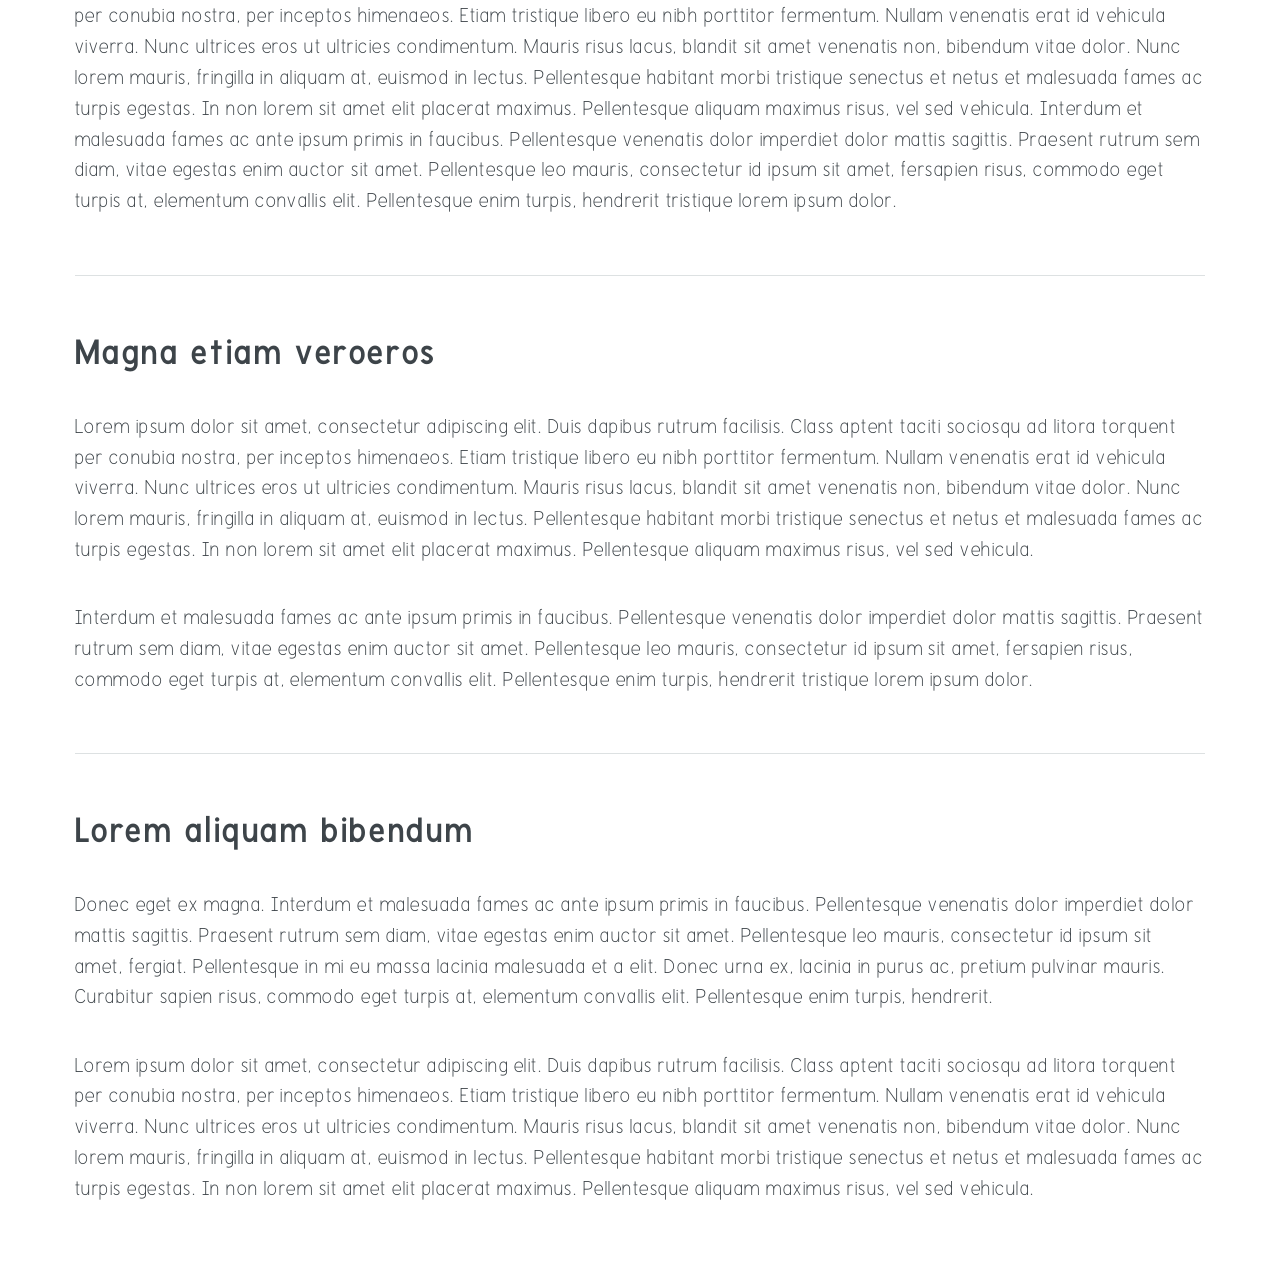
<file: generic.html>
<!DOCTYPE HTML>
<!--
	Editorial by HTML5 UP
	html5up.net | @ajlkn
	Free for personal and commercial use under the CCA 3.0 license (html5up.net/license)
-->
<html>
	<head>
		<title>Generic - Editorial by HTML5 UP</title>
		<meta charset="utf-8" />
		<meta name="viewport" content="width=device-width, initial-scale=1, user-scalable=no" />
		<link rel="stylesheet" href="assets/css/main.css" />
	</head>
	<body class="is-preload">

		<!-- Wrapper -->
			<div id="wrapper">

				<!-- Main -->
					<div id="main">
						<div class="inner">

							<!-- Header -->
								<header id="header">
									<a href="index.html" class="logo"><strong>Editorial</strong> by HTML5 UP</a>
									<ul class="icons">
										<li><a href="#" class="icon brands fa-twitter"><span class="label">Twitter</span></a></li>
										<li><a href="#" class="icon brands fa-facebook-f"><span class="label">Facebook</span></a></li>
										<li><a href="#" class="icon brands fa-snapchat-ghost"><span class="label">Snapchat</span></a></li>
										<li><a href="#" class="icon brands fa-instagram"><span class="label">Instagram</span></a></li>
										<li><a href="#" class="icon brands fa-medium-m"><span class="label">Medium</span></a></li>
									</ul>
								</header>

							<!-- Content -->
								<section>
									<header class="main">
										<h1>Generic</h1>
									</header>

									<span class="image main"><img src="images/pic11.jpg" alt="" /></span>

									<p>Donec eget ex magna. Interdum et malesuada fames ac ante ipsum primis in faucibus. Pellentesque venenatis dolor imperdiet dolor mattis sagittis. Praesent rutrum sem diam, vitae egestas enim auctor sit amet. Pellentesque leo mauris, consectetur id ipsum sit amet, fergiat. Pellentesque in mi eu massa lacinia malesuada et a elit. Donec urna ex, lacinia in purus ac, pretium pulvinar mauris. Curabitur sapien risus, commodo eget turpis at, elementum convallis elit. Pellentesque enim turpis, hendrerit.</p>
									<p>Lorem ipsum dolor sit amet, consectetur adipiscing elit. Duis dapibus rutrum facilisis. Class aptent taciti sociosqu ad litora torquent per conubia nostra, per inceptos himenaeos. Etiam tristique libero eu nibh porttitor fermentum. Nullam venenatis erat id vehicula viverra. Nunc ultrices eros ut ultricies condimentum. Mauris risus lacus, blandit sit amet venenatis non, bibendum vitae dolor. Nunc lorem mauris, fringilla in aliquam at, euismod in lectus. Pellentesque habitant morbi tristique senectus et netus et malesuada fames ac turpis egestas. In non lorem sit amet elit placerat maximus. Pellentesque aliquam maximus risus, vel sed vehicula.</p>
									<p>Interdum et malesuada fames ac ante ipsum primis in faucibus. Pellentesque venenatis dolor imperdiet dolor mattis sagittis. Praesent rutrum sem diam, vitae egestas enim auctor sit amet. Pellentesque leo mauris, consectetur id ipsum sit amet, fersapien risus, commodo eget turpis at, elementum convallis elit. Pellentesque enim turpis, hendrerit tristique lorem ipsum dolor.</p>

									<hr class="major" />

									<h2>Interdum sed dapibus</h2>
									<p>Donec eget ex magna. Interdum et malesuada fames ac ante ipsum primis in faucibus. Pellentesque venenatis dolor imperdiet dolor mattis sagittis. Praesent rutrum sem diam, vitae egestas enim auctor sit amet. Pellentesque leo mauris, consectetur id ipsum sit amet, fergiat. Pellentesque in mi eu massa lacinia malesuada et a elit. Donec urna ex, lacinia in purus ac, pretium pulvinar mauris. Curabitur sapien risus, commodo eget turpis at, elementum convallis elit. Pellentesque enim turpis, hendrerit.</p>
									<p>Lorem ipsum dolor sit amet, consectetur adipiscing elit. Duis dapibus rutrum facilisis. Class aptent taciti sociosqu ad litora torquent per conubia nostra, per inceptos himenaeos. Etiam tristique libero eu nibh porttitor fermentum. Nullam venenatis erat id vehicula viverra. Nunc ultrices eros ut ultricies condimentum. Mauris risus lacus, blandit sit amet venenatis non, bibendum vitae dolor. Nunc lorem mauris, fringilla in aliquam at, euismod in lectus. Pellentesque habitant morbi tristique senectus et netus et malesuada fames ac turpis egestas. In non lorem sit amet elit placerat maximus. Pellentesque aliquam maximus risus, vel sed vehicula. Interdum et malesuada fames ac ante ipsum primis in faucibus. Pellentesque venenatis dolor imperdiet dolor mattis sagittis. Praesent rutrum sem diam, vitae egestas enim auctor sit amet. Pellentesque leo mauris, consectetur id ipsum sit amet, fersapien risus, commodo eget turpis at, elementum convallis elit. Pellentesque enim turpis, hendrerit tristique lorem ipsum dolor.</p>

									<hr class="major" />

									<h2>Magna etiam veroeros</h2>
									<p>Lorem ipsum dolor sit amet, consectetur adipiscing elit. Duis dapibus rutrum facilisis. Class aptent taciti sociosqu ad litora torquent per conubia nostra, per inceptos himenaeos. Etiam tristique libero eu nibh porttitor fermentum. Nullam venenatis erat id vehicula viverra. Nunc ultrices eros ut ultricies condimentum. Mauris risus lacus, blandit sit amet venenatis non, bibendum vitae dolor. Nunc lorem mauris, fringilla in aliquam at, euismod in lectus. Pellentesque habitant morbi tristique senectus et netus et malesuada fames ac turpis egestas. In non lorem sit amet elit placerat maximus. Pellentesque aliquam maximus risus, vel sed vehicula.</p>
									<p>Interdum et malesuada fames ac ante ipsum primis in faucibus. Pellentesque venenatis dolor imperdiet dolor mattis sagittis. Praesent rutrum sem diam, vitae egestas enim auctor sit amet. Pellentesque leo mauris, consectetur id ipsum sit amet, fersapien risus, commodo eget turpis at, elementum convallis elit. Pellentesque enim turpis, hendrerit tristique lorem ipsum dolor.</p>

									<hr class="major" />

									<h2>Lorem aliquam bibendum</h2>
									<p>Donec eget ex magna. Interdum et malesuada fames ac ante ipsum primis in faucibus. Pellentesque venenatis dolor imperdiet dolor mattis sagittis. Praesent rutrum sem diam, vitae egestas enim auctor sit amet. Pellentesque leo mauris, consectetur id ipsum sit amet, fergiat. Pellentesque in mi eu massa lacinia malesuada et a elit. Donec urna ex, lacinia in purus ac, pretium pulvinar mauris. Curabitur sapien risus, commodo eget turpis at, elementum convallis elit. Pellentesque enim turpis, hendrerit.</p>
									<p>Lorem ipsum dolor sit amet, consectetur adipiscing elit. Duis dapibus rutrum facilisis. Class aptent taciti sociosqu ad litora torquent per conubia nostra, per inceptos himenaeos. Etiam tristique libero eu nibh porttitor fermentum. Nullam venenatis erat id vehicula viverra. Nunc ultrices eros ut ultricies condimentum. Mauris risus lacus, blandit sit amet venenatis non, bibendum vitae dolor. Nunc lorem mauris, fringilla in aliquam at, euismod in lectus. Pellentesque habitant morbi tristique senectus et netus et malesuada fames ac turpis egestas. In non lorem sit amet elit placerat maximus. Pellentesque aliquam maximus risus, vel sed vehicula.</p>

								</section>

						</div>
					</div>

				<!-- Sidebar -->
					<div id="sidebar">
						<div class="inner">

							<!-- Search -->
								<section id="search" class="alt">
									<form method="post" action="#">
										<input type="text" name="query" id="query" placeholder="Search" />
									</form>
								</section>

							<!-- Menu -->
								<nav id="menu">
									<header class="major">
										<h2>Menu</h2>
									</header>
									<ul>
										<li><a href="index.html">Homepage</a></li>
										<li><a href="generic.html">Generic</a></li>
										<li><a href="elements.html">Elements</a></li>
										<li>
											<span class="opener">Submenu</span>
											<ul>
												<li><a href="#">Lorem Dolor</a></li>
												<li><a href="#">Ipsum Adipiscing</a></li>
												<li><a href="#">Tempus Magna</a></li>
												<li><a href="#">Feugiat Veroeros</a></li>
											</ul>
										</li>
										<li><a href="#">Etiam Dolore</a></li>
										<li><a href="#">Adipiscing</a></li>
										<li>
											<span class="opener">Another Submenu</span>
											<ul>
												<li><a href="#">Lorem Dolor</a></li>
												<li><a href="#">Ipsum Adipiscing</a></li>
												<li><a href="#">Tempus Magna</a></li>
												<li><a href="#">Feugiat Veroeros</a></li>
											</ul>
										</li>
										<li><a href="#">Maximus Erat</a></li>
										<li><a href="#">Sapien Mauris</a></li>
										<li><a href="#">Amet Lacinia</a></li>
									</ul>
								</nav>

							<!-- Section -->
								<section>
									<header class="major">
										<h2>Ante interdum</h2>
									</header>
									<div class="mini-posts">
										<article>
											<a href="#" class="image"><img src="images/pic07.jpg" alt="" /></a>
											<p>Aenean ornare velit lacus, ac varius enim lorem ullamcorper dolore aliquam.</p>
										</article>
										<article>
											<a href="#" class="image"><img src="images/pic08.jpg" alt="" /></a>
											<p>Aenean ornare velit lacus, ac varius enim lorem ullamcorper dolore aliquam.</p>
										</article>
										<article>
											<a href="#" class="image"><img src="images/pic09.jpg" alt="" /></a>
											<p>Aenean ornare velit lacus, ac varius enim lorem ullamcorper dolore aliquam.</p>
										</article>
									</div>
									<ul class="actions">
										<li><a href="#" class="button">More</a></li>
									</ul>
								</section>

							<!-- Section -->
								<section>
									<header class="major">
										<h2>Get in touch</h2>
									</header>
									<p>Sed varius enim lorem ullamcorper dolore aliquam aenean ornare velit lacus, ac varius enim lorem ullamcorper dolore. Proin sed aliquam facilisis ante interdum. Sed nulla amet lorem feugiat tempus aliquam.</p>
									<ul class="contact">
										<li class="icon solid fa-envelope"><a href="#">information@untitled.tld</a></li>
										<li class="icon solid fa-phone">(000) 000-0000</li>
										<li class="icon solid fa-home">1234 Somewhere Road #8254<br />
										Nashville, TN 00000-0000</li>
									</ul>
								</section>

							<!-- Footer -->
								<footer id="footer">
									<p class="copyright">&copy; Untitled. All rights reserved. Demo Images: <a href="https://unsplash.com">Unsplash</a>. Design: <a href="https://html5up.net">HTML5 UP</a>.</p>
								</footer>

						</div>
					</div>

			</div>

		<!-- Scripts -->
			<script src="assets/js/jquery.min.js"></script>
			<script src="assets/js/browser.min.js"></script>
			<script src="assets/js/breakpoints.min.js"></script>
			<script src="assets/js/util.js"></script>
			<script src="assets/js/main.js"></script>

	</body>
</html>
</file>
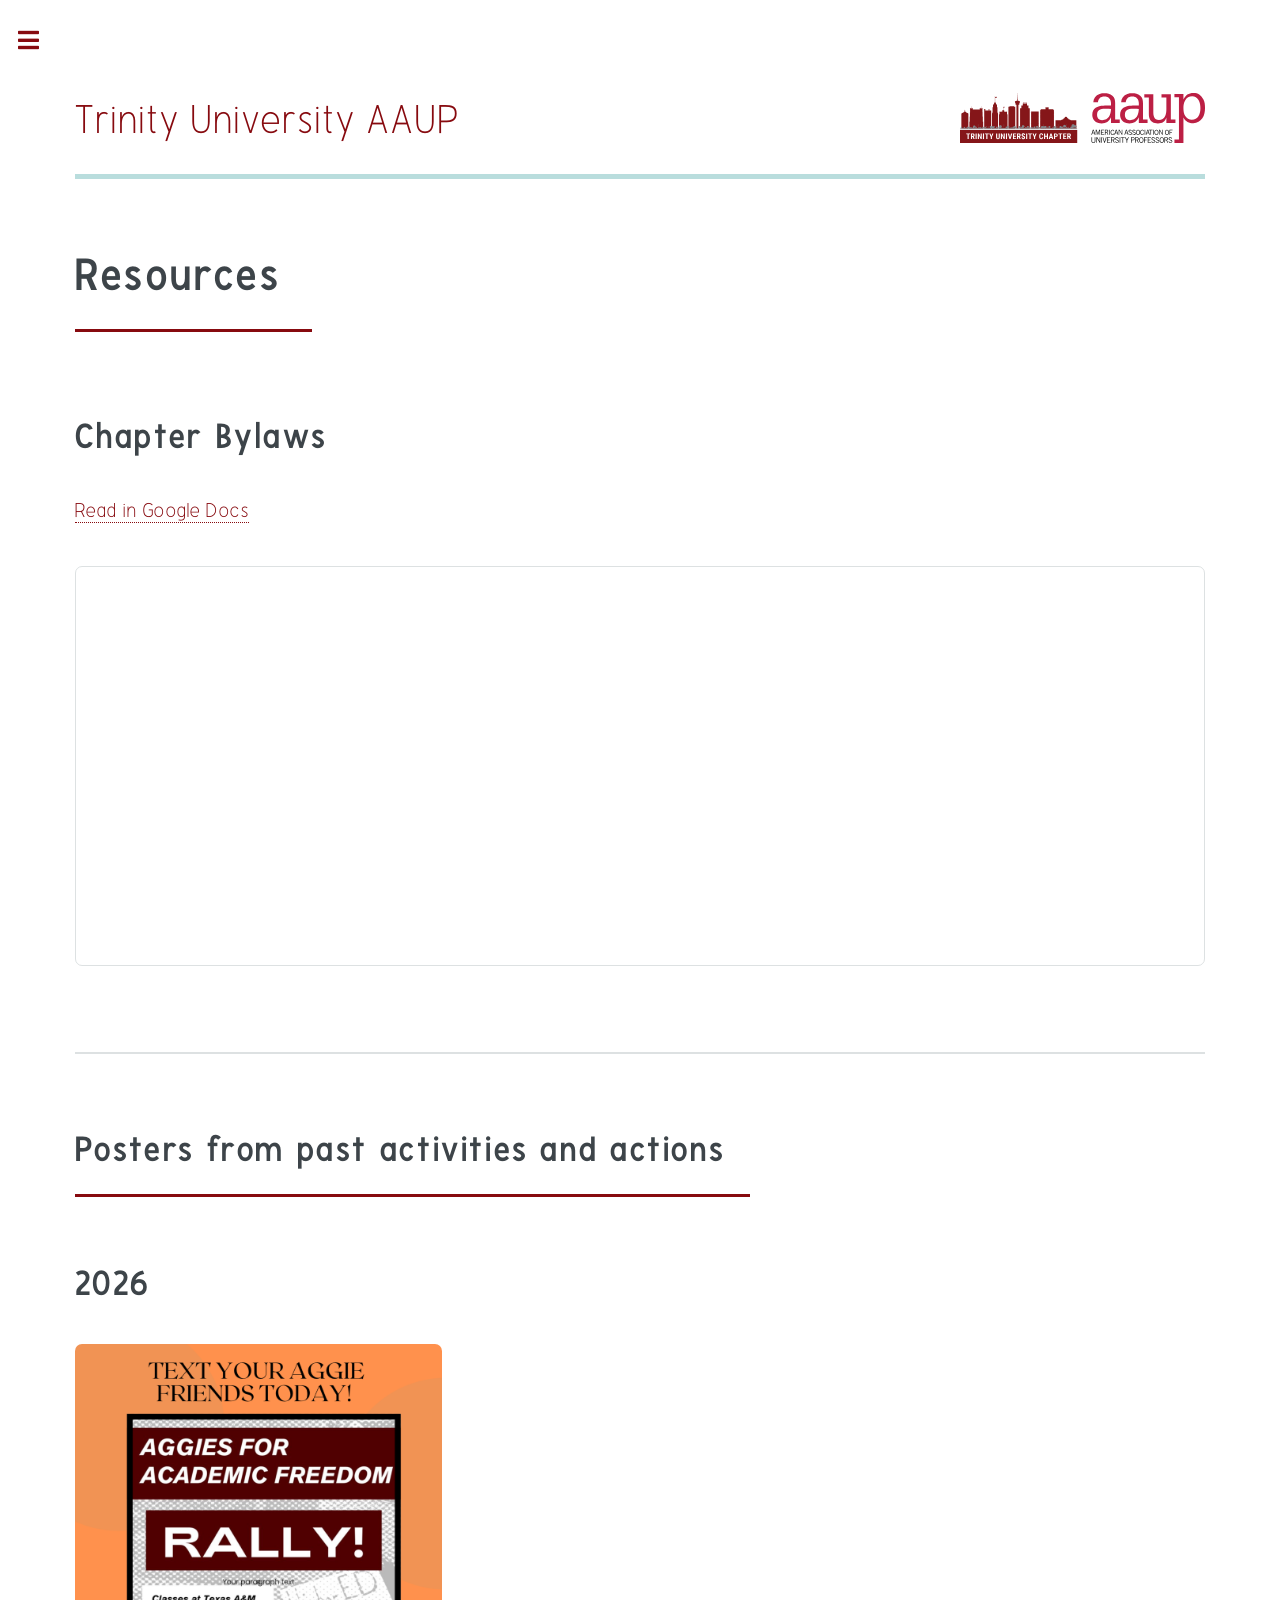
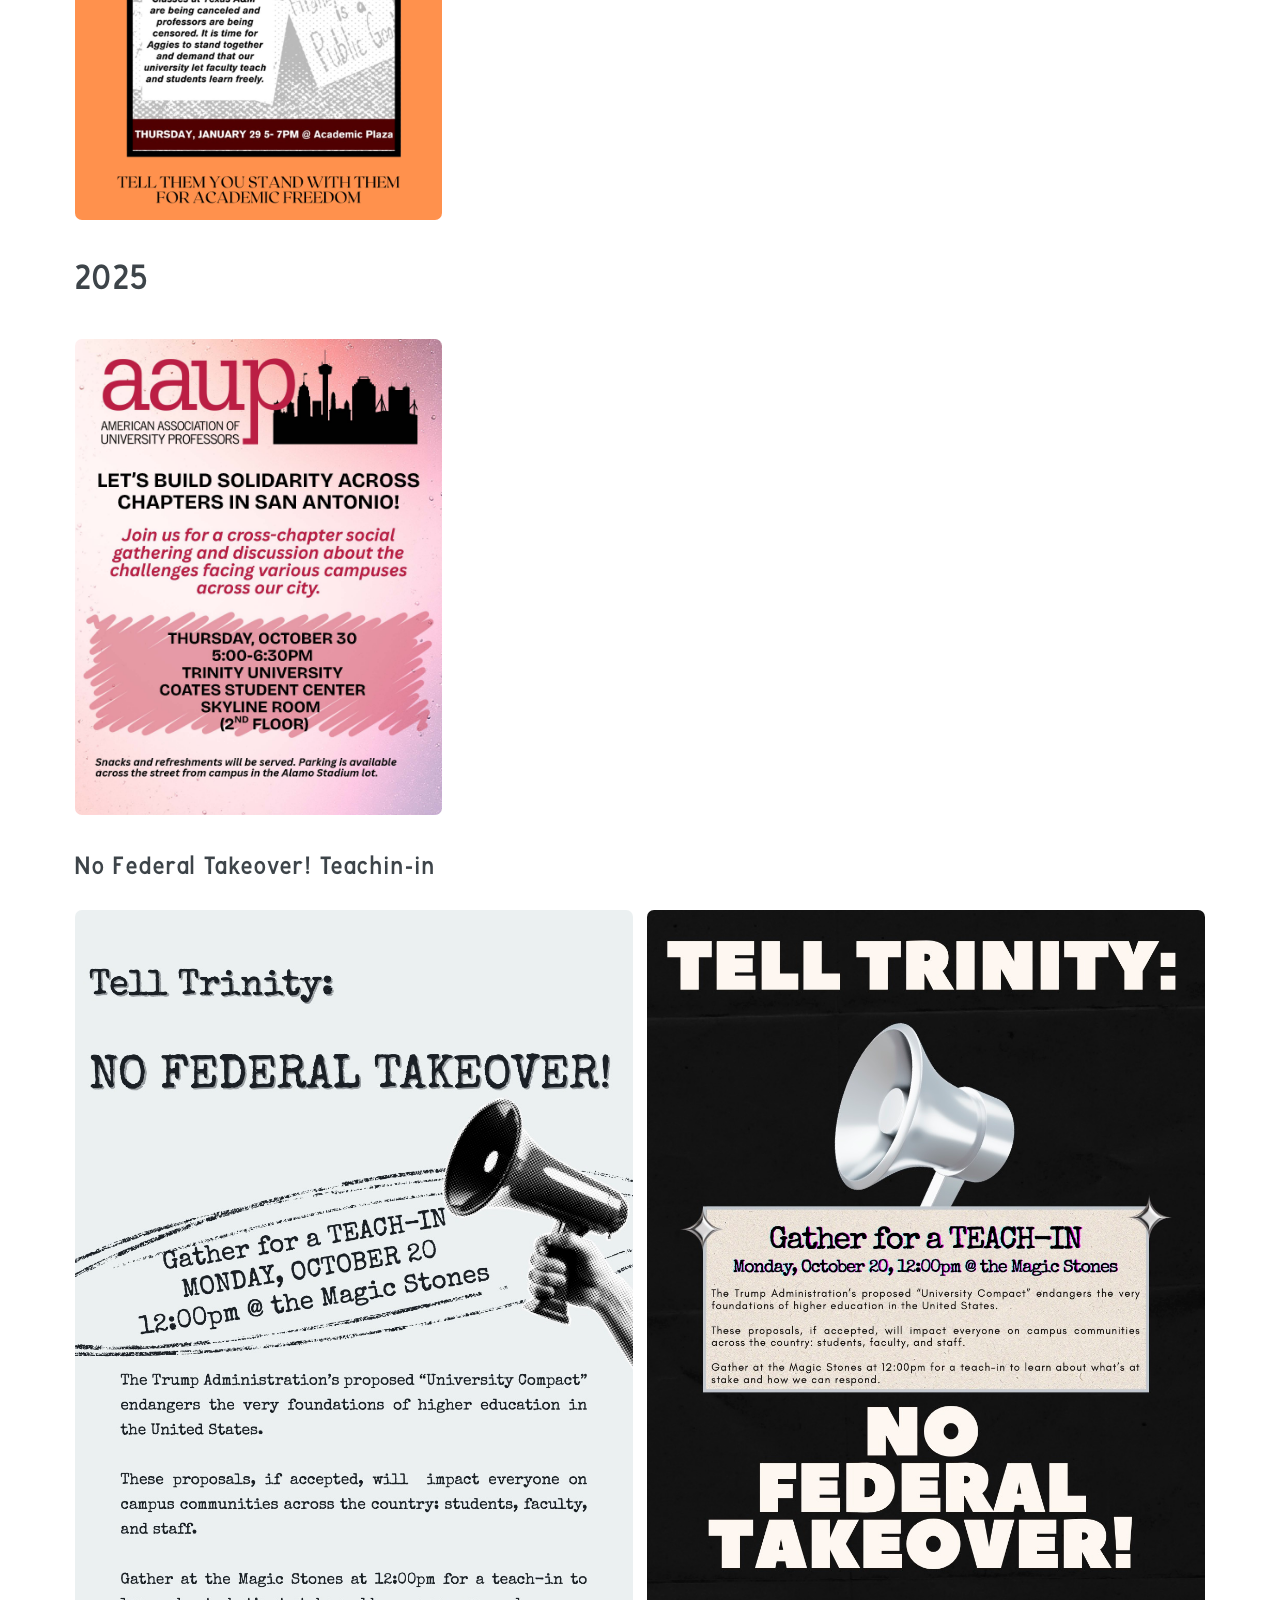
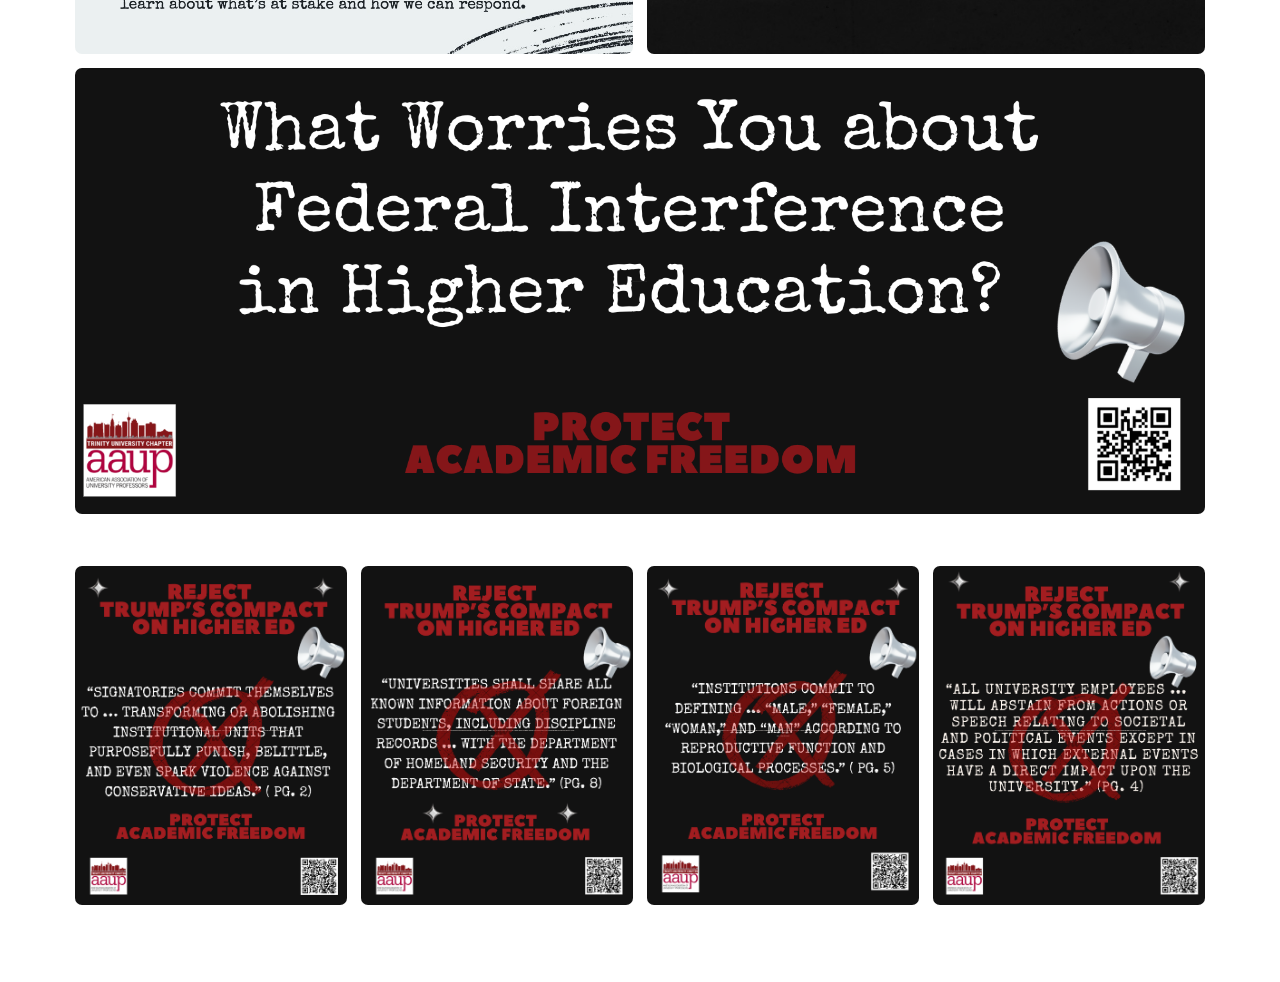
<file: resources.html>
<!DOCTYPE HTML>
<!--
	Editorial by HTML5 UP
	html5up.net | @ajlkn
	Free for personal and commercial use under the CCA 3.0 license (html5up.net/license)
-->
<html>
	<head>
		<title>Trinity AAUP</title>
		<meta charset="utf-8" />
		<meta name="viewport" content="width=device-width, initial-scale=1, user-scalable=no" />
		<link rel="stylesheet" href="assets/css/main.css" />
		<link rel="icon" type="image/x-icon" href="images/favicon/favicon.ico">
		<link rel="icon" type="image/png" sizes="16x16" href="images/favicon/favicon-16x16.png">
		<link rel="icon" type="image/png" sizes="32x32" href="images/favicon/favicon-32x32.png">
		<link rel="apple-touch-icon" sizes="180x180" href="images/favicon/apple-touch-icon.png">
		<link rel="icon" type="image/png" sizes="192x192" href="images/favicon/icon-192x192.png">
		<link rel="icon" type="image/png" sizes="512x512" href="images/favicon/icon-512x512.png">
	</head>
	<body class="is-preload">

		<!-- Wrapper -->
			<div id="wrapper">

				<!-- Main -->
					<div id="main">
						<div class="inner">

							<!-- Header -->

								<header id="header" include-html="header.html"></header>

								<section>
									<header class="major">
										<h1>Resources</h1>
									</header>
									<header class="minor">
										<h2>Chapter Bylaws</h2>
									</header>
                                   	 <div class="content">
										<p><a target="_blank" rel="alternate external" href="https://docs.google.com/document/d/e/2PACX-1vT4rg8EoWGvYOWc8KlAfItmno3NMS7NPyiqDDMQLfziY_bifwNpA6B2AIO8Md5uSUowrZnyJykeAvVI/pub">Read in Google Docs</a></p>
										<iframe class="box" width="100%" height="400em" src="https://docs.google.com/document/d/e/2PACX-1vT4rg8EoWGvYOWc8KlAfItmno3NMS7NPyiqDDMQLfziY_bifwNpA6B2AIO8Md5uSUowrZnyJykeAvVI/pub?embedded=true"></iframe>
									 </div>
                                </section>
								<section>
									<header class="major">
										<h2>Posters from past activities and actions</h2>
									</header>
									
									<header class="minor">
										<h2>2026</h2>
									</header>
									<div class="content">
										<div class="box alt">
											<div class="row gtr-50 gtr-uniform">
												<div class="col-4"><span class="image fit"><img src="images/posters/260129-aggies4acadfreedom.png" alt="" /></span></div>
											</div>
										</div>
									</div>
										
									<header class="minor">
										<h2>2025</h2>
									</header>
									 <div class="content">
										 <div class="box alt">
											<div class="row gtr-50 gtr-uniform">
												<div class="col-4"><span class="image fit"><img src="images/posters/251030-xchapter.jpg" alt="" /></span></div>
											</div>
										</div>
									</div>
									<header class="minor">
										<h3>No Federal Takeover! Teachin-in</h3>
									</header>
									<div class="content">
										<div class="box alt">
											<div class="row gtr-50 gtr-uniform">
												<div class="col-6"><span class="image fit"><img src="images/posters/2025teachin-1.jpg" alt="" /></span></div>
												<div class="col-6"><span class="image fit"><img src="images/posters/2025teachin-2.jpg" alt="" /></span></div>
												<span class="image fit"><img src="images/posters/2025teachin-banner.png" alt="" /></span>
												<div class="col-3"><span class="image fit"><img src="images/posters/2025teachin-flier-1.png" alt="" /></span></div>
												<div class="col-3"><span class="image fit"><img src="images/posters/2025teachin-flier-2.png" alt="" /></span></div>
												<div class="col-3"><span class="image fit"><img src="images/posters/2025teachin-flier-3.png" alt="" /></span></div>
												<div class="col-3"><span class="image fit"><img src="images/posters/2025teachin-flier-4.png" alt="" /></span></div>
											</div>
										</div>
									</div>
								</section>
                        </div>
					</div>

				<!-- Sidebar -->
				<div id="sidebar">
					<div class="inner" include-html="sidebar.html"></div>
				</div>

			</div>

		<!-- Scripts -->
			<script src="assets/js/jquery.min.js"></script>
			<script src="assets/js/browser.min.js"></script>
			<script src="assets/js/breakpoints.min.js"></script>
			<script src="assets/js/util.js"></script>
			<script src="assets/js/main.js"></script>
			<script src="assets/js/include.js"></script><script>includeHTML();</script>

	</body>
</html>
</file>
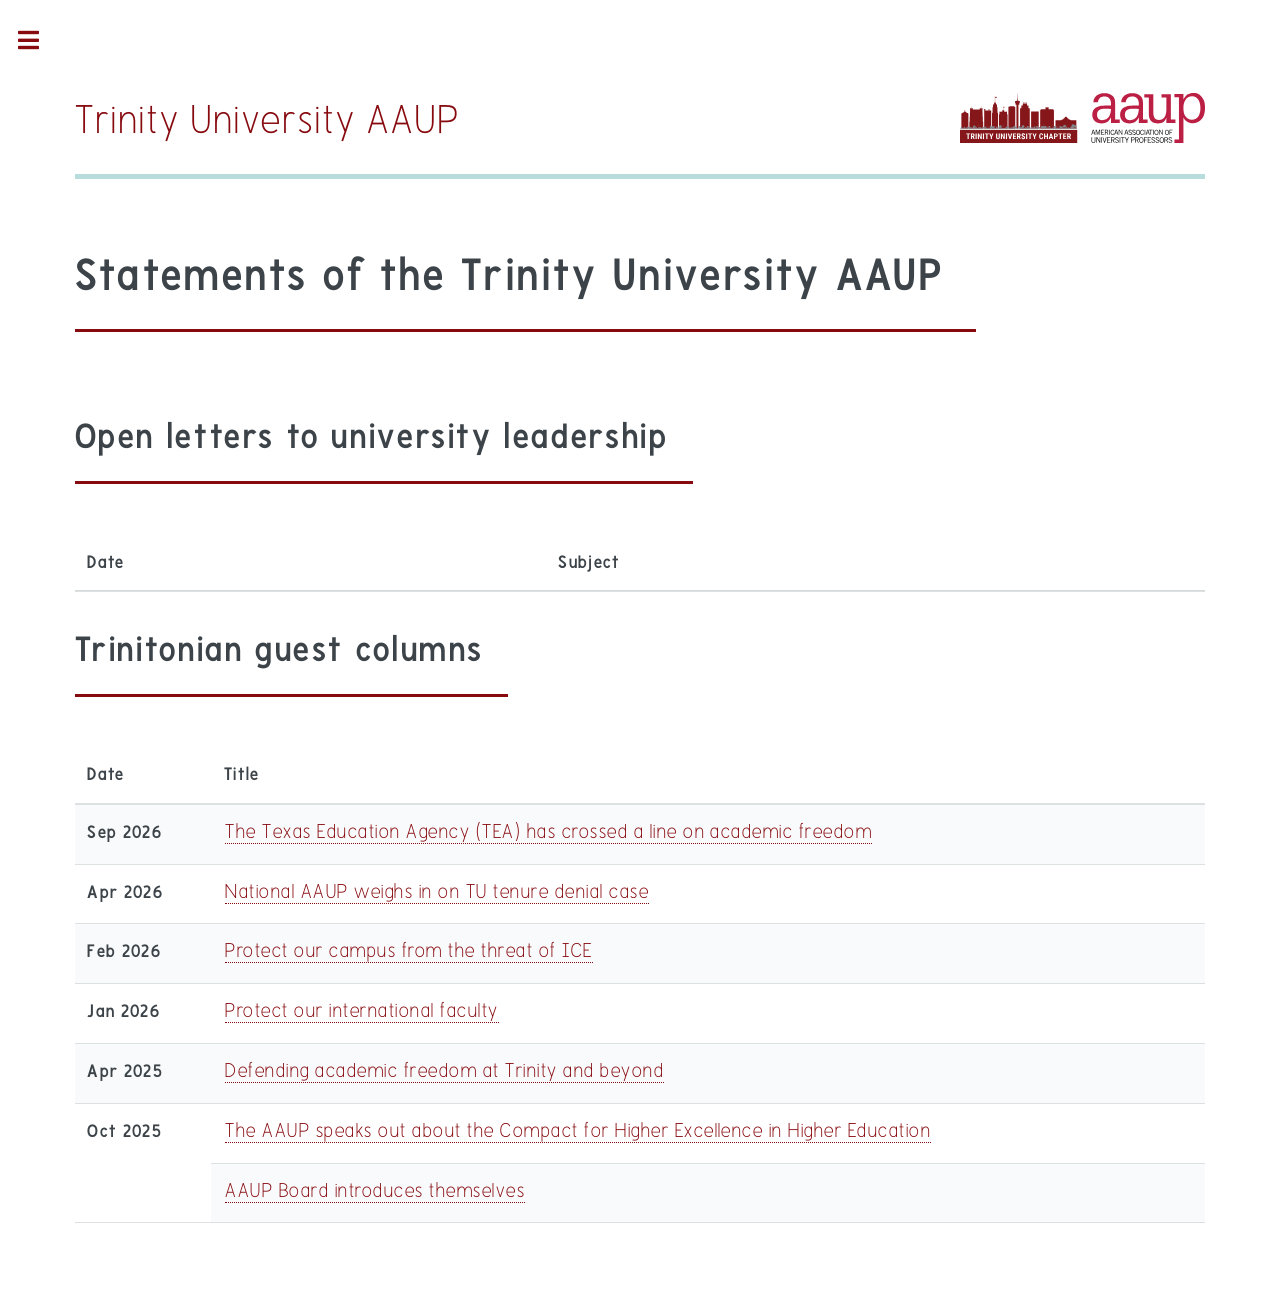
<file: statements.html>
<!DOCTYPE HTML>
<!--
	Editorial by HTML5 UP
	html5up.net | @ajlkn
	Free for personal and commercial use under the CCA 3.0 license (html5up.net/license)
-->
<html>
	<head>
		<title>Trinity AAUP</title>
		<meta charset="utf-8" />
		<meta name="viewport" content="width=device-width, initial-scale=1, user-scalable=no" />
		<link rel="stylesheet" href="assets/css/main.css" />
		<link rel="icon" type="image/x-icon" href="images/favicon/favicon.ico">
		<link rel="icon" type="image/png" sizes="16x16" href="images/favicon/favicon-16x16.png">
		<link rel="icon" type="image/png" sizes="32x32" href="images/favicon/favicon-32x32.png">
		<link rel="apple-touch-icon" sizes="180x180" href="images/favicon/apple-touch-icon.png">
		<link rel="icon" type="image/png" sizes="192x192" href="images/favicon/icon-192x192.png">
		<link rel="icon" type="image/png" sizes="512x512" href="images/favicon/icon-512x512.png">
	</head>
	<body class="is-preload">

		<!-- Wrapper -->
			<div id="wrapper">

				<!-- Main -->
					<div id="main">
						<div class="inner">

							<!-- Header -->

								<header id="header" include-html="header.html"></header>

								<section>
									<header class="major">
										<h1>Statements of the Trinity University AAUP</h1>
									</header>

									<header class="major">
										<h2>Open letters to university leadership</h2>
									</header>
									<div class="content">
										<div class="table-wrapper">
											<table>
												<thead>
													<th>Date</th>
													<th>Subject</th>
												</thead>
												<tbody>
													<tr>
													</tr>
												</tbody>
											</table>
										</div>
									</div>

									<header class="major">
										<h2>Trinitonian guest columns</h2>
									</header>
									<div class="content">
										<div class="table-wrapper">
											<table>
												<thead>
													<th>Date</th>
													<th>Title</th>
												</thead>
												<tbody>
													<tr>
														<th>Sep 2026</th>
														<td><a target="_blank" rel="external" href="https://trinitonian.com/2026/09/09/the-texas-education-agency-tea-has-crossed-a-line-on-academic-freedom/">The Texas Education Agency (TEA) has crossed a line on academic freedom</a></td>
													</tr>
													<tr>
														<th>Apr 2026</th>
														<td><a target="_blank" rel="external" href="https://trinitonian.com/2026/04/09/guest-national-aaup-weighs-in-on-tu-tenure-denial-case/">National AAUP weighs in on TU tenure denial case</a></td>
													</tr>
													<tr>
														<th>Feb 2026</th>
														<td><a target="_blank" rel="external" href="https://trinitonian.com/2026/02/17/protect-our-campus-from-the-threat-of-ice/">Protect our campus from the threat of ICE</a></td>
													</tr>
													<tr>
														<th>Jan 2026</th>
														<td><a target="_blank" rel="external" href="https://trinitonian.com/2026/01/23/guest-protect-our-international-faculty/">Protect our international faculty</a></td>
													</tr>
													<tr>
														<th>Apr 2025</th>
														<td><a target="_blank" rel="external" href="https://trinitonian.com/2025/04/25/defending-academic-freedom-at-trinity-and-beyond/">Defending academic freedom at Trinity and beyond</a></td>
													</tr>
													<tr>
														<th rowspan="2">Oct 2025</th>
														<td><a target="_blank" rel="external" href="https://trinitonian.com/2025/10/17/guest-the-aaup-speaks-out-about-the-compact-for-higher-excellence-in-higher-education/">The AAUP speaks out about the Compact for Higher Excellence in Higher Education</a></td>
													</tr>
													<tr>
														<td><a target="_blank" rel="external" href="https://trinitonian.com/2025/10/17/guest-aaup-introduction/">AAUP Board introduces themselves</a></td>
													</tr>
												</tbody>
											</table>
										</div>
									</div>
                                </section>
                        </div>
					</div>

				<!-- Sidebar -->
				<div id="sidebar">
					<div class="inner" include-html="sidebar.html"></div>
				</div>

			</div>

		<!-- Scripts -->
			<script src="assets/js/jquery.min.js"></script>
			<script src="assets/js/browser.min.js"></script>
			<script src="assets/js/breakpoints.min.js"></script>
			<script src="assets/js/util.js"></script>
			<script src="assets/js/main.js"></script>
			<script src="assets/js/include.js"></script><script>includeHTML();</script>

	</body>
</html>
</file>
<file: assets/css/main.css>
@import url(fontawesome-all.min.css);

@font-face {
    font-family: 'Mai';
    src: url('../font/mai/RSF_Mai_Thin\ 102.otf') format('opentype');
    font-weight: normal;
    font-style: normal;
}
@font-face {
    font-family: 'Mai';
    src: url('../font/mai/Mai_Medium_101.otf') format('opentype');
    font-weight: bold;
    font-style: normal;
}

/*
	Editorial by HTML5 UP
	html5up.net | @ajlkn
	Free for personal and commercial use under the CCA 3.0 license (html5up.net/license)
*/
html, body, div, span, applet, object,
iframe, h1, h2, h3, h4, h5, h6, p, blockquote,
pre, a, abbr, acronym, address, big, cite,
code, del, dfn, em, img, ins, kbd, q, s, samp,
small, strike, strong, sub, sup, tt, var, b,
u, i, center, dl, dt, dd, ol, ul, li, fieldset,
form, label, legend, table, caption, tbody,
tfoot, thead, tr, th, td, article, aside,
canvas, details, embed, figure, figcaption,
footer, header, hgroup, menu, nav, output, ruby,
section, summary, time, mark, audio, video {
  margin: 0;
  padding: 0;
  border: 0;
  font-size: 100%;
  letter-spacing: 0.08em;
  font: inherit;
  vertical-align: baseline; }

article, aside, details, figcaption, figure,
footer, header, hgroup, menu, nav, section {
  display: block; }

body {
  line-height: 1; }

ol, ul {
  list-style: none; }

blockquote, q {
  quotes: none; }
  blockquote:before, blockquote:after, q:before, q:after {
    content: '';
    content: none; }

table {
  border-collapse: collapse;
  border-spacing: 0; }

body {
  -webkit-text-size-adjust: none; }

mark {
  background-color: transparent;
  color: inherit; }

input::-moz-focus-inner {
  border: 0;
  padding: 0; }

input, select, textarea {
  -moz-appearance: none;
  -webkit-appearance: none;
  -ms-appearance: none;
  appearance: none; }

/* Basic */
@-ms-viewport {
  width: device-width; }

body {
  -ms-overflow-style: scrollbar; }

@media screen and (max-width: 480px) {
  html, body {
    min-width: 320px; } }

html {
  box-sizing: border-box; }

*, *:before, *:after {
  box-sizing: inherit; }

body {
  background: #ffffff; }
  body.is-preload *, body.is-preload *:before, body.is-preload *:after, body.is-resizing *, body.is-resizing *:before, body.is-resizing *:after {
    -moz-animation: none !important;
    -webkit-animation: none !important;
    -ms-animation: none !important;
    animation: none !important;
    -moz-transition: none !important;
    -webkit-transition: none !important;
    -ms-transition: none !important;
    transition: none !important; }

/* Type */
body, input, select, textarea {
  color: #3d4449;;
  font-family: "Mai";
  font-size: 14pt;
  font-weight: 500;
  line-height: 1.65; }
  @media screen and (max-width: 1680px) {
    body, input, select, textarea {
      font-size: 14pt; } }
  @media screen and (max-width: 1280px) {
    body, input, select, textarea {
      font-size: 14pt; } }
  @media screen and (max-width: 360px) {
    body, input, select, textarea {
      font-size: 12pt; } }

a {
  -moz-transition: color 0.2s ease-in-out, border-bottom-color 0.2s ease-in-out;
  -webkit-transition: color 0.2s ease-in-out, border-bottom-color 0.2s ease-in-out;
  -ms-transition: color 0.2s ease-in-out, border-bottom-color 0.2s ease-in-out;
  transition: color 0.2s ease-in-out, border-bottom-color 0.2s ease-in-out;
  border-bottom: dotted 1px;
  color: #870A0F;
  text-decoration: none; }
  a:hover {
    border-bottom-color: #870A0F;
    color: #870A0F !important; }
    a:hover strong {
      color: inherit; }

strong, b {
  color: #3d4449;
  font-weight: 600; }

em, i {
  font-style: italic; }

p {
  margin: 0 0 2em 0; }

h1, h2, h3, h4, h5, h6 {
  color: #3d4449;
  font-family: "Mai";
  font-weight: 600;
  line-height: 1.5;
  margin: 0 0 1em 0; }
  h1 a, h2 a, h3 a, h4 a, h5 a, h6 a {
    color: inherit;
    text-decoration: none;
    border-bottom: 0; }

h1 {
  font-size: 2.25em;
  margin: 0 0 0.5em 0;
  line-height: 1.3; }

h2 {
  font-size: 1.75em; }

h3 {
  font-size: 1.25em; }

h4 {
  font-size: 1.1em; }

h5 {
  font-size: 0.9em; }

h6 {
  font-size: 0.7em; }

@media screen and (max-width: 1680px) {
  h1 {
    font-size: 2.25em; } }

@media screen and (max-width: 980px) {
  h1 {
    font-size: 2.25em; } }

@media screen and (max-width: 736px) {
  h1 {
    font-size: 2em;
    line-height: 1.4; }
  h2 {
    font-size: 1.5em; } }

sub {
  font-size: 0.8em;
  position: relative;
  top: 0.5em; }

sup {
  font-size: 0.8em;
  position: relative;
  top: -0.5em; }

blockquote {
  border-left: solid 3px rgba(210, 215, 217, 0.75);
  font-style: italic;
  margin: 0 0 2em 0;
  padding: 0.5em 0 0.5em 2em; }

code {
  background: rgba(230, 235, 237, 0.25);
  border-radius: 0.375em;
  border: solid 1px rgba(210, 215, 217, 0.75);
  font-family: "Courier New", monospace;
  font-size: 0.9em;
  margin: 0 0.25em;
  padding: 0.25em 0.65em; }

pre {
  -webkit-overflow-scrolling: touch;
  font-family: "Courier New", monospace;
  font-size: 0.9em;
  margin: 0 0 2em 0; }
  pre code {
    display: block;
    line-height: 1.75;
    padding: 1em 1.5em;
    overflow-x: auto; }

hr {
  border: 0;
  border-bottom: solid 1px rgba(210, 215, 217, 0.75);
  margin: 2em 0; }
  hr.major {
    margin: 3em 0; }

.align-left {
  text-align: left; }

.align-center {
  text-align: center; }

.align-right {
  text-align: right; }

/* Row */
.row {
  display: flex;
  flex-wrap: wrap;
  box-sizing: border-box;
  align-items: stretch; }
  .row > * {
    box-sizing: border-box; }
  .row.gtr-uniform > * > :last-child {
    margin-bottom: 0; }
  .row.aln-left {
    justify-content: flex-start; }
  .row.aln-center {
    justify-content: center; }
  .row.aln-right {
    justify-content: flex-end; }
  .row.aln-top {
    align-items: flex-start; }
  .row.aln-middle {
    align-items: center; }
  .row.aln-bottom {
    align-items: flex-end; }
  .row > .imp {
    order: -1; }
  .row > .col-1 {
    width: 8.33333%; }
  .row > .off-1 {
    margin-left: 8.33333%; }
  .row > .col-2 {
    width: 16.66667%; }
  .row > .off-2 {
    margin-left: 16.66667%; }
  .row > .col-3 {
    width: 25%; }
  .row > .off-3 {
    margin-left: 25%; }
  .row > .col-4 {
    width: 33.33333%; }
  .row > .off-4 {
    margin-left: 33.33333%; }
  .row > .col-5 {
    width: 41.66667%; }
  .row > .off-5 {
    margin-left: 41.66667%; }
  .row > .col-6 {
    width: 50%; }
  .row > .off-6 {
    margin-left: 50%; }
  .row > .col-7 {
    width: 58.33333%; }
  .row > .off-7 {
    margin-left: 58.33333%; }
  .row > .col-8 {
    width: 66.66667%; }
  .row > .off-8 {
    margin-left: 66.66667%; }
  .row > .col-9 {
    width: 75%; }
  .row > .off-9 {
    margin-left: 75%; }
  .row > .col-10 {
    width: 83.33333%; }
  .row > .off-10 {
    margin-left: 83.33333%; }
  .row > .col-11 {
    width: 91.66667%; }
  .row > .off-11 {
    margin-left: 91.66667%; }
  .row > .col-12 {
    width: 100%; }
  .row > .off-12 {
    margin-left: 100%; }
  .row.gtr-0 {
    margin-top: 0;
    margin-left: 0em; }
    .row.gtr-0 > * {
      padding: 0 0 0 0em; }
    .row.gtr-0.gtr-uniform {
      margin-top: 0em; }
      .row.gtr-0.gtr-uniform > * {
        padding-top: 0em; }
  .row.gtr-25 {
    margin-top: 0;
    margin-left: -0.375em; }
    .row.gtr-25 > * {
      padding: 0 0 0 0.375em; }
    .row.gtr-25.gtr-uniform {
      margin-top: -0.375em; }
      .row.gtr-25.gtr-uniform > * {
        padding-top: 0.375em; }
  .row.gtr-50 {
    margin-top: 0;
    margin-left: -0.75em; }
    .row.gtr-50 > * {
      padding: 0 0 0 0.75em; }
    .row.gtr-50.gtr-uniform {
      margin-top: -0.75em; }
      .row.gtr-50.gtr-uniform > * {
        padding-top: 0.75em; }
  .row {
    margin-top: 0;
    margin-left: -1.5em; }
    .row > * {
      padding: 0 0 0 1.5em; }
    .row.gtr-uniform {
      margin-top: -1.5em; }
      .row.gtr-uniform > * {
        padding-top: 1.5em; }
  .row.gtr-150 {
    margin-top: 0;
    margin-left: -2.25em; }
    .row.gtr-150 > * {
      padding: 0 0 0 2.25em; }
    .row.gtr-150.gtr-uniform {
      margin-top: -2.25em; }
      .row.gtr-150.gtr-uniform > * {
        padding-top: 2.25em; }
  .row.gtr-200 {
    margin-top: 0;
    margin-left: -3em; }
    .row.gtr-200 > * {
      padding: 0 0 0 3em; }
    .row.gtr-200.gtr-uniform {
      margin-top: -3em; }
      .row.gtr-200.gtr-uniform > * {
        padding-top: 3em; }
  @media screen and (max-width: 1680px) {
    .row {
      display: flex;
      flex-wrap: wrap;
      box-sizing: border-box;
      align-items: stretch; }
      .row > * {
        box-sizing: border-box; }
      .row.gtr-uniform > * > :last-child {
        margin-bottom: 0; }
      .row.aln-left {
        justify-content: flex-start; }
      .row.aln-center {
        justify-content: center; }
      .row.aln-right {
        justify-content: flex-end; }
      .row.aln-top {
        align-items: flex-start; }
      .row.aln-middle {
        align-items: center; }
      .row.aln-bottom {
        align-items: flex-end; }
      .row > .imp-xlarge {
        order: -1; }
      .row > .col-1-xlarge {
        width: 8.33333%; }
      .row > .off-1-xlarge {
        margin-left: 8.33333%; }
      .row > .col-2-xlarge {
        width: 16.66667%; }
      .row > .off-2-xlarge {
        margin-left: 16.66667%; }
      .row > .col-3-xlarge {
        width: 25%; }
      .row > .off-3-xlarge {
        margin-left: 25%; }
      .row > .col-4-xlarge {
        width: 33.33333%; }
      .row > .off-4-xlarge {
        margin-left: 33.33333%; }
      .row > .col-5-xlarge {
        width: 41.66667%; }
      .row > .off-5-xlarge {
        margin-left: 41.66667%; }
      .row > .col-6-xlarge {
        width: 50%; }
      .row > .off-6-xlarge {
        margin-left: 50%; }
      .row > .col-7-xlarge {
        width: 58.33333%; }
      .row > .off-7-xlarge {
        margin-left: 58.33333%; }
      .row > .col-8-xlarge {
        width: 66.66667%; }
      .row > .off-8-xlarge {
        margin-left: 66.66667%; }
      .row > .col-9-xlarge {
        width: 75%; }
      .row > .off-9-xlarge {
        margin-left: 75%; }
      .row > .col-10-xlarge {
        width: 83.33333%; }
      .row > .off-10-xlarge {
        margin-left: 83.33333%; }
      .row > .col-11-xlarge {
        width: 91.66667%; }
      .row > .off-11-xlarge {
        margin-left: 91.66667%; }
      .row > .col-12-xlarge {
        width: 100%; }
      .row > .off-12-xlarge {
        margin-left: 100%; }
      .row.gtr-0 {
        margin-top: 0;
        margin-left: 0em; }
        .row.gtr-0 > * {
          padding: 0 0 0 0em; }
        .row.gtr-0.gtr-uniform {
          margin-top: 0em; }
          .row.gtr-0.gtr-uniform > * {
            padding-top: 0em; }
      .row.gtr-25 {
        margin-top: 0;
        margin-left: -0.375em; }
        .row.gtr-25 > * {
          padding: 0 0 0 0.375em; }
        .row.gtr-25.gtr-uniform {
          margin-top: -0.375em; }
          .row.gtr-25.gtr-uniform > * {
            padding-top: 0.375em; }
      .row.gtr-50 {
        margin-top: 0;
        margin-left: -0.75em; }
        .row.gtr-50 > * {
          padding: 0 0 0 0.75em; }
        .row.gtr-50.gtr-uniform {
          margin-top: -0.75em; }
          .row.gtr-50.gtr-uniform > * {
            padding-top: 0.75em; }
      .row {
        margin-top: 0;
        margin-left: -1.5em; }
        .row > * {
          padding: 0 0 0 1.5em; }
        .row.gtr-uniform {
          margin-top: -1.5em; }
          .row.gtr-uniform > * {
            padding-top: 1.5em; }
      .row.gtr-150 {
        margin-top: 0;
        margin-left: -2.25em; }
        .row.gtr-150 > * {
          padding: 0 0 0 2.25em; }
        .row.gtr-150.gtr-uniform {
          margin-top: -2.25em; }
          .row.gtr-150.gtr-uniform > * {
            padding-top: 2.25em; }
      .row.gtr-200 {
        margin-top: 0;
        margin-left: -3em; }
        .row.gtr-200 > * {
          padding: 0 0 0 3em; }
        .row.gtr-200.gtr-uniform {
          margin-top: -3em; }
          .row.gtr-200.gtr-uniform > * {
            padding-top: 3em; } }
  @media screen and (max-width: 1280px) {
    .row {
      display: flex;
      flex-wrap: wrap;
      box-sizing: border-box;
      align-items: stretch; }
      .row > * {
        box-sizing: border-box; }
      .row.gtr-uniform > * > :last-child {
        margin-bottom: 0; }
      .row.aln-left {
        justify-content: flex-start; }
      .row.aln-center {
        justify-content: center; }
      .row.aln-right {
        justify-content: flex-end; }
      .row.aln-top {
        align-items: flex-start; }
      .row.aln-middle {
        align-items: center; }
      .row.aln-bottom {
        align-items: flex-end; }
      .row > .imp-large {
        order: -1; }
      .row > .col-1-large {
        width: 8.33333%; }
      .row > .off-1-large {
        margin-left: 8.33333%; }
      .row > .col-2-large {
        width: 16.66667%; }
      .row > .off-2-large {
        margin-left: 16.66667%; }
      .row > .col-3-large {
        width: 25%; }
      .row > .off-3-large {
        margin-left: 25%; }
      .row > .col-4-large {
        width: 33.33333%; }
      .row > .off-4-large {
        margin-left: 33.33333%; }
      .row > .col-5-large {
        width: 41.66667%; }
      .row > .off-5-large {
        margin-left: 41.66667%; }
      .row > .col-6-large {
        width: 50%; }
      .row > .off-6-large {
        margin-left: 50%; }
      .row > .col-7-large {
        width: 58.33333%; }
      .row > .off-7-large {
        margin-left: 58.33333%; }
      .row > .col-8-large {
        width: 66.66667%; }
      .row > .off-8-large {
        margin-left: 66.66667%; }
      .row > .col-9-large {
        width: 75%; }
      .row > .off-9-large {
        margin-left: 75%; }
      .row > .col-10-large {
        width: 83.33333%; }
      .row > .off-10-large {
        margin-left: 83.33333%; }
      .row > .col-11-large {
        width: 91.66667%; }
      .row > .off-11-large {
        margin-left: 91.66667%; }
      .row > .col-12-large {
        width: 100%; }
      .row > .off-12-large {
        margin-left: 100%; }
      .row.gtr-0 {
        margin-top: 0;
        margin-left: 0em; }
        .row.gtr-0 > * {
          padding: 0 0 0 0em; }
        .row.gtr-0.gtr-uniform {
          margin-top: 0em; }
          .row.gtr-0.gtr-uniform > * {
            padding-top: 0em; }
      .row.gtr-25 {
        margin-top: 0;
        margin-left: -0.375em; }
        .row.gtr-25 > * {
          padding: 0 0 0 0.375em; }
        .row.gtr-25.gtr-uniform {
          margin-top: -0.375em; }
          .row.gtr-25.gtr-uniform > * {
            padding-top: 0.375em; }
      .row.gtr-50 {
        margin-top: 0;
        margin-left: -0.75em; }
        .row.gtr-50 > * {
          padding: 0 0 0 0.75em; }
        .row.gtr-50.gtr-uniform {
          margin-top: -0.75em; }
          .row.gtr-50.gtr-uniform > * {
            padding-top: 0.75em; }
      .row {
        margin-top: 0;
        margin-left: -1.5em; }
        .row > * {
          padding: 0 0 0 1.5em; }
        .row.gtr-uniform {
          margin-top: -1.5em; }
          .row.gtr-uniform > * {
            padding-top: 1.5em; }
      .row.gtr-150 {
        margin-top: 0;
        margin-left: -2.25em; }
        .row.gtr-150 > * {
          padding: 0 0 0 2.25em; }
        .row.gtr-150.gtr-uniform {
          margin-top: -2.25em; }
          .row.gtr-150.gtr-uniform > * {
            padding-top: 2.25em; }
      .row.gtr-200 {
        margin-top: 0;
        margin-left: -3em; }
        .row.gtr-200 > * {
          padding: 0 0 0 3em; }
        .row.gtr-200.gtr-uniform {
          margin-top: -3em; }
          .row.gtr-200.gtr-uniform > * {
            padding-top: 3em; } }
  @media screen and (max-width: 980px) {
    .row {
      display: flex;
      flex-wrap: wrap;
      box-sizing: border-box;
      align-items: stretch; }
      .row > * {
        box-sizing: border-box; }
      .row.gtr-uniform > * > :last-child {
        margin-bottom: 0; }
      .row.aln-left {
        justify-content: flex-start; }
      .row.aln-center {
        justify-content: center; }
      .row.aln-right {
        justify-content: flex-end; }
      .row.aln-top {
        align-items: flex-start; }
      .row.aln-middle {
        align-items: center; }
      .row.aln-bottom {
        align-items: flex-end; }
      .row > .imp-medium {
        order: -1; }
      .row > .col-1-medium {
        width: 8.33333%; }
      .row > .off-1-medium {
        margin-left: 8.33333%; }
      .row > .col-2-medium {
        width: 16.66667%; }
      .row > .off-2-medium {
        margin-left: 16.66667%; }
      .row > .col-3-medium {
        width: 25%; }
      .row > .off-3-medium {
        margin-left: 25%; }
      .row > .col-4-medium {
        width: 33.33333%; }
      .row > .off-4-medium {
        margin-left: 33.33333%; }
      .row > .col-5-medium {
        width: 41.66667%; }
      .row > .off-5-medium {
        margin-left: 41.66667%; }
      .row > .col-6-medium {
        width: 50%; }
      .row > .off-6-medium {
        margin-left: 50%; }
      .row > .col-7-medium {
        width: 58.33333%; }
      .row > .off-7-medium {
        margin-left: 58.33333%; }
      .row > .col-8-medium {
        width: 66.66667%; }
      .row > .off-8-medium {
        margin-left: 66.66667%; }
      .row > .col-9-medium {
        width: 75%; }
      .row > .off-9-medium {
        margin-left: 75%; }
      .row > .col-10-medium {
        width: 83.33333%; }
      .row > .off-10-medium {
        margin-left: 83.33333%; }
      .row > .col-11-medium {
        width: 91.66667%; }
      .row > .off-11-medium {
        margin-left: 91.66667%; }
      .row > .col-12-medium {
        width: 100%; }
      .row > .off-12-medium {
        margin-left: 100%; }
      .row.gtr-0 {
        margin-top: 0;
        margin-left: 0em; }
        .row.gtr-0 > * {
          padding: 0 0 0 0em; }
        .row.gtr-0.gtr-uniform {
          margin-top: 0em; }
          .row.gtr-0.gtr-uniform > * {
            padding-top: 0em; }
      .row.gtr-25 {
        margin-top: 0;
        margin-left: -0.375em; }
        .row.gtr-25 > * {
          padding: 0 0 0 0.375em; }
        .row.gtr-25.gtr-uniform {
          margin-top: -0.375em; }
          .row.gtr-25.gtr-uniform > * {
            padding-top: 0.375em; }
      .row.gtr-50 {
        margin-top: 0;
        margin-left: -0.75em; }
        .row.gtr-50 > * {
          padding: 0 0 0 0.75em; }
        .row.gtr-50.gtr-uniform {
          margin-top: -0.75em; }
          .row.gtr-50.gtr-uniform > * {
            padding-top: 0.75em; }
      .row {
        margin-top: 0;
        margin-left: -1.5em; }
        .row > * {
          padding: 0 0 0 1.5em; }
        .row.gtr-uniform {
          margin-top: -1.5em; }
          .row.gtr-uniform > * {
            padding-top: 1.5em; }
      .row.gtr-150 {
        margin-top: 0;
        margin-left: -2.25em; }
        .row.gtr-150 > * {
          padding: 0 0 0 2.25em; }
        .row.gtr-150.gtr-uniform {
          margin-top: -2.25em; }
          .row.gtr-150.gtr-uniform > * {
            padding-top: 2.25em; }
      .row.gtr-200 {
        margin-top: 0;
        margin-left: -3em; }
        .row.gtr-200 > * {
          padding: 0 0 0 3em; }
        .row.gtr-200.gtr-uniform {
          margin-top: -3em; }
          .row.gtr-200.gtr-uniform > * {
            padding-top: 3em; } }
  @media screen and (max-width: 736px) {
    .row {
      display: flex;
      flex-wrap: wrap;
      box-sizing: border-box;
      align-items: stretch; }
      .row > * {
        box-sizing: border-box; }
      .row.gtr-uniform > * > :last-child {
        margin-bottom: 0; }
      .row.aln-left {
        justify-content: flex-start; }
      .row.aln-center {
        justify-content: center; }
      .row.aln-right {
        justify-content: flex-end; }
      .row.aln-top {
        align-items: flex-start; }
      .row.aln-middle {
        align-items: center; }
      .row.aln-bottom {
        align-items: flex-end; }
      .row > .imp-small {
        order: -1; }
      .row > .col-1-small {
        width: 8.33333%; }
      .row > .off-1-small {
        margin-left: 8.33333%; }
      .row > .col-2-small {
        width: 16.66667%; }
      .row > .off-2-small {
        margin-left: 16.66667%; }
      .row > .col-3-small {
        width: 25%; }
      .row > .off-3-small {
        margin-left: 25%; }
      .row > .col-4-small {
        width: 33.33333%; }
      .row > .off-4-small {
        margin-left: 33.33333%; }
      .row > .col-5-small {
        width: 41.66667%; }
      .row > .off-5-small {
        margin-left: 41.66667%; }
      .row > .col-6-small {
        width: 50%; }
      .row > .off-6-small {
        margin-left: 50%; }
      .row > .col-7-small {
        width: 58.33333%; }
      .row > .off-7-small {
        margin-left: 58.33333%; }
      .row > .col-8-small {
        width: 66.66667%; }
      .row > .off-8-small {
        margin-left: 66.66667%; }
      .row > .col-9-small {
        width: 75%; }
      .row > .off-9-small {
        margin-left: 75%; }
      .row > .col-10-small {
        width: 83.33333%; }
      .row > .off-10-small {
        margin-left: 83.33333%; }
      .row > .col-11-small {
        width: 91.66667%; }
      .row > .off-11-small {
        margin-left: 91.66667%; }
      .row > .col-12-small {
        width: 100%; }
      .row > .off-12-small {
        margin-left: 100%; }
      .row.gtr-0 {
        margin-top: 0;
        margin-left: 0em; }
        .row.gtr-0 > * {
          padding: 0 0 0 0em; }
        .row.gtr-0.gtr-uniform {
          margin-top: 0em; }
          .row.gtr-0.gtr-uniform > * {
            padding-top: 0em; }
      .row.gtr-25 {
        margin-top: 0;
        margin-left: -0.375em; }
        .row.gtr-25 > * {
          padding: 0 0 0 0.375em; }
        .row.gtr-25.gtr-uniform {
          margin-top: -0.375em; }
          .row.gtr-25.gtr-uniform > * {
            padding-top: 0.375em; }
      .row.gtr-50 {
        margin-top: 0;
        margin-left: -0.75em; }
        .row.gtr-50 > * {
          padding: 0 0 0 0.75em; }
        .row.gtr-50.gtr-uniform {
          margin-top: -0.75em; }
          .row.gtr-50.gtr-uniform > * {
            padding-top: 0.75em; }
      .row {
        margin-top: 0;
        margin-left: -1.5em; }
        .row > * {
          padding: 0 0 0 1.5em; }
        .row.gtr-uniform {
          margin-top: -1.5em; }
          .row.gtr-uniform > * {
            padding-top: 1.5em; }
      .row.gtr-150 {
        margin-top: 0;
        margin-left: -2.25em; }
        .row.gtr-150 > * {
          padding: 0 0 0 2.25em; }
        .row.gtr-150.gtr-uniform {
          margin-top: -2.25em; }
          .row.gtr-150.gtr-uniform > * {
            padding-top: 2.25em; }
      .row.gtr-200 {
        margin-top: 0;
        margin-left: -3em; }
        .row.gtr-200 > * {
          padding: 0 0 0 3em; }
        .row.gtr-200.gtr-uniform {
          margin-top: -3em; }
          .row.gtr-200.gtr-uniform > * {
            padding-top: 3em; } }
  @media screen and (max-width: 480px) {
    .row {
      display: flex;
      flex-wrap: wrap;
      box-sizing: border-box;
      align-items: stretch; }
      .row > * {
        box-sizing: border-box; }
      .row.gtr-uniform > * > :last-child {
        margin-bottom: 0; }
      .row.aln-left {
        justify-content: flex-start; }
      .row.aln-center {
        justify-content: center; }
      .row.aln-right {
        justify-content: flex-end; }
      .row.aln-top {
        align-items: flex-start; }
      .row.aln-middle {
        align-items: center; }
      .row.aln-bottom {
        align-items: flex-end; }
      .row > .imp-xsmall {
        order: -1; }
      .row > .col-1-xsmall {
        width: 8.33333%; }
      .row > .off-1-xsmall {
        margin-left: 8.33333%; }
      .row > .col-2-xsmall {
        width: 16.66667%; }
      .row > .off-2-xsmall {
        margin-left: 16.66667%; }
      .row > .col-3-xsmall {
        width: 25%; }
      .row > .off-3-xsmall {
        margin-left: 25%; }
      .row > .col-4-xsmall {
        width: 33.33333%; }
      .row > .off-4-xsmall {
        margin-left: 33.33333%; }
      .row > .col-5-xsmall {
        width: 41.66667%; }
      .row > .off-5-xsmall {
        margin-left: 41.66667%; }
      .row > .col-6-xsmall {
        width: 50%; }
      .row > .off-6-xsmall {
        margin-left: 50%; }
      .row > .col-7-xsmall {
        width: 58.33333%; }
      .row > .off-7-xsmall {
        margin-left: 58.33333%; }
      .row > .col-8-xsmall {
        width: 66.66667%; }
      .row > .off-8-xsmall {
        margin-left: 66.66667%; }
      .row > .col-9-xsmall {
        width: 75%; }
      .row > .off-9-xsmall {
        margin-left: 75%; }
      .row > .col-10-xsmall {
        width: 83.33333%; }
      .row > .off-10-xsmall {
        margin-left: 83.33333%; }
      .row > .col-11-xsmall {
        width: 91.66667%; }
      .row > .off-11-xsmall {
        margin-left: 91.66667%; }
      .row > .col-12-xsmall {
        width: 100%; }
      .row > .off-12-xsmall {
        margin-left: 100%; }
      .row.gtr-0 {
        margin-top: 0;
        margin-left: 0em; }
        .row.gtr-0 > * {
          padding: 0 0 0 0em; }
        .row.gtr-0.gtr-uniform {
          margin-top: 0em; }
          .row.gtr-0.gtr-uniform > * {
            padding-top: 0em; }
      .row.gtr-25 {
        margin-top: 0;
        margin-left: -0.375em; }
        .row.gtr-25 > * {
          padding: 0 0 0 0.375em; }
        .row.gtr-25.gtr-uniform {
          margin-top: -0.375em; }
          .row.gtr-25.gtr-uniform > * {
            padding-top: 0.375em; }
      .row.gtr-50 {
        margin-top: 0;
        margin-left: -0.75em; }
        .row.gtr-50 > * {
          padding: 0 0 0 0.75em; }
        .row.gtr-50.gtr-uniform {
          margin-top: -0.75em; }
          .row.gtr-50.gtr-uniform > * {
            padding-top: 0.75em; }
      .row {
        margin-top: 0;
        margin-left: -1.5em; }
        .row > * {
          padding: 0 0 0 1.5em; }
        .row.gtr-uniform {
          margin-top: -1.5em; }
          .row.gtr-uniform > * {
            padding-top: 1.5em; }
      .row.gtr-150 {
        margin-top: 0;
        margin-left: -2.25em; }
        .row.gtr-150 > * {
          padding: 0 0 0 2.25em; }
        .row.gtr-150.gtr-uniform {
          margin-top: -2.25em; }
          .row.gtr-150.gtr-uniform > * {
            padding-top: 2.25em; }
      .row.gtr-200 {
        margin-top: 0;
        margin-left: -3em; }
        .row.gtr-200 > * {
          padding: 0 0 0 3em; }
        .row.gtr-200.gtr-uniform {
          margin-top: -3em; }
          .row.gtr-200.gtr-uniform > * {
            padding-top: 3em; } }

/* Section/Article */
section.special, article.special {
  text-align: center; }

header p {
  font-family: "Mai";
  font-size: 1em;
  font-weight: 400;
  letter-spacing: 0.075em;
  margin-top: -0.5em;
  text-transform: none; }

header.major > :last-child {
  border-bottom: solid 3px #870A0F;
  display: inline-block;
  margin: 0 0 2em 0;
  padding: 0 0.75em 0.5em 0; }

header.main > :last-child {
  margin: 0 0 1em 0; }

/* Form */
form {
  margin: 0 0 2em 0; }

label {
  color: #3d4449;
  display: block;
  font-size: 0.9em;
  font-weight: 600;
  margin: 0 0 1em 0; }

input[type="text"],
input[type="password"],
input[type="email"],
input[type="tel"],
input[type="search"],
input[type="url"],
select,
textarea {
  -moz-appearance: none;
  -webkit-appearance: none;
  -ms-appearance: none;
  appearance: none;
  background: #ffffff;
  border-radius: 0.375em;
  border: none;
  border: solid 1px rgba(210, 215, 217, 0.75);
  color: inherit;
  display: block;
  outline: 0;
  padding: 0 1em;
  text-decoration: none;
  width: 100%; }
  input[type="text"]:invalid,
  input[type="password"]:invalid,
  input[type="email"]:invalid,
  input[type="tel"]:invalid,
  input[type="search"]:invalid,
  input[type="url"]:invalid,
  select:invalid,
  textarea:invalid {
    box-shadow: none; }
  input[type="text"]:focus,
  input[type="password"]:focus,
  input[type="email"]:focus,
  input[type="tel"]:focus,
  input[type="search"]:focus,
  input[type="url"]:focus,
  select:focus,
  textarea:focus {
    border-color: #870A0F;
    box-shadow: 0 0 0 1px #870A0F; }

select {
  background-image: url("data:image/svg+xml;charset=utf8,%3Csvg xmlns='http://www.w3.org/2000/svg' width='40' height='40' preserveAspectRatio='none' viewBox='0 0 40 40'%3E%3Cpath d='M9.4,12.3l10.4,10.4l10.4-10.4c0.2-0.2,0.5-0.4,0.9-0.4c0.3,0,0.6,0.1,0.9,0.4l3.3,3.3c0.2,0.2,0.4,0.5,0.4,0.9 c0,0.4-0.1,0.6-0.4,0.9L20.7,31.9c-0.2,0.2-0.5,0.4-0.9,0.4c-0.3,0-0.6-0.1-0.9-0.4L4.3,17.3c-0.2-0.2-0.4-0.5-0.4-0.9 c0-0.4,0.1-0.6,0.4-0.9l3.3-3.3c0.2-0.2,0.5-0.4,0.9-0.4S9.1,12.1,9.4,12.3z' fill='rgba(210, 215, 217, 0.75)' /%3E%3C/svg%3E");
  background-size: 1.25em;
  background-repeat: no-repeat;
  background-position: calc(100% - 1em) center;
  height: 2.75em;
  padding-right: 2.75em;
  text-overflow: ellipsis; }
  select option {
    color: #3d4449;
    background: #ffffff; }
  select:focus::-ms-value {
    background-color: transparent; }
  select::-ms-expand {
    display: none; }

input[type="text"],
input[type="password"],
input[type="email"],
input[type="tel"],
input[type="search"],
input[type="url"],
select {
  height: 2.75em; }

textarea {
  padding: 0.75em 1em; }

input[type="checkbox"],
input[type="radio"] {
  -moz-appearance: none;
  -webkit-appearance: none;
  -ms-appearance: none;
  appearance: none;
  display: block;
  float: left;
  margin-right: -2em;
  opacity: 0;
  width: 1em;
  z-index: -1; }
  input[type="checkbox"] + label,
  input[type="radio"] + label {
    text-decoration: none;
    color: #7f888f;
    cursor: pointer;
    display: inline-block;
    font-size: 1em;
    font-weight: 400;
    padding-left: 2.4em;
    padding-right: 0.75em;
    position: relative; }
    input[type="checkbox"] + label:before,
    input[type="radio"] + label:before {
      -moz-osx-font-smoothing: grayscale;
      -webkit-font-smoothing: antialiased;
      display: inline-block;
      font-style: normal;
      font-variant: normal;
      text-rendering: auto;
      line-height: 1;
      text-transform: none !important;
      font-family: 'Font Awesome 5 Free';
      font-weight: 900; }
    input[type="checkbox"] + label:before,
    input[type="radio"] + label:before {
      background: #ffffff;
      border-radius: 0.375em;
      border: solid 1px rgba(210, 215, 217, 0.75);
      content: '';
      display: inline-block;
      font-size: 0.8em;
      height: 2.0625em;
      left: 0;
      line-height: 2.0625em;
      position: absolute;
      text-align: center;
      top: 0;
      width: 2.0625em; }
  input[type="checkbox"]:checked + label:before,
  input[type="radio"]:checked + label:before {
    background: #3d4449;
    border-color: #3d4449;
    color: #ffffff;
    content: '\f00c'; }
  input[type="checkbox"]:focus + label:before,
  input[type="radio"]:focus + label:before {
    border-color: #870A0F;
    box-shadow: 0 0 0 1px #870A0F; }

input[type="checkbox"] + label:before {
  border-radius: 0.375em; }

input[type="radio"] + label:before {
  border-radius: 100%; }

::-webkit-input-placeholder {
  color: #9fa3a6 !important;
  opacity: 1.0; }

:-moz-placeholder {
  color: #9fa3a6 !important;
  opacity: 1.0; }

::-moz-placeholder {
  color: #9fa3a6 !important;
  opacity: 1.0; }

:-ms-input-placeholder {
  color: #9fa3a6 !important;
  opacity: 1.0; }

/* Box */
.box {
  border-radius: 0.375em;
  border: solid 1px rgba(210, 215, 217, 0.75);
  margin-bottom: 2em;
  padding: 1.5em; }
  .box > :last-child,
  .box > :last-child > :last-child,
  .box > :last-child > :last-child > :last-child {
    margin-bottom: 0; }
  .box.alt {
    border: 0;
    border-radius: 0;
    padding: 0; }

/* Icon */
.icon {
  text-decoration: none;
  border-bottom: none;
  position: relative; }
  .icon:before {
    -moz-osx-font-smoothing: grayscale;
    -webkit-font-smoothing: antialiased;
    display: inline-block;
    font-style: normal;
    font-variant: normal;
    text-rendering: auto;
    line-height: 1;
    text-transform: none !important;
    font-family: 'Font Awesome 5 Free';
    font-weight: 400; }
  .icon > .label {
    display: none; }
  .icon:before {
    line-height: inherit; }
  .icon.solid:before {
    font-weight: 900; }
  .icon.brands:before {
    font-family: 'Font Awesome 5 Brands'; }

/* Image */
.image {
  border-radius: 0.375em;
  border: 0;
  display: inline-block;
  position: relative; }
  .image img {
    border-radius: 0.375em;
    display: block; }
  .image.left, .image.right {
    max-width: 40%; }
    .image.left img, .image.right img {
      width: 100%; }
  .image.left {
    float: left;
    padding: 0 1.5em 1em 0;
    top: 0.25em; }
  .image.right {
    float: right;
    padding: 0 0 1em 1.5em;
    top: 0.25em; }
  .image.fit {
    display: block;
    margin: 0 0 2em 0;
    width: 100%; }
    .image.fit img {
      width: 100%; }
  .image.main {
    display: block;
    margin: 0 0 3em 0;
    width: 100%; }
    .image.main img {
      width: 100%; }

a.image {
  overflow: hidden; }
  a.image img {
    -moz-transition: -moz-transform 0.2s ease;
    -webkit-transition: -webkit-transform 0.2s ease;
    -ms-transition: -ms-transform 0.2s ease;
    transition: transform 0.2s ease; }
  a.image:hover img {
    -moz-transform: scale(1.075);
    -webkit-transform: scale(1.075);
    -ms-transform: scale(1.075);
    transform: scale(1.075); }

/* List */
ol {
  list-style: decimal;
  margin: 0 0 2em 0;
  padding-left: 1.25em; }
  ol li {
    padding-left: 0.25em; }

ul {
  list-style: disc;
  margin: 0 0 2em 0;
  padding-left: 1em; }
  ul li {
    padding-left: 0.5em; }
  ul.alt {
    list-style: none;
    padding-left: 0; }
    ul.alt li {
      border-top: solid 1px rgba(210, 215, 217, 0.75);
      padding: 0.5em 0; }
      ul.alt li:first-child {
        border-top: 0;
        padding-top: 0; }

dl {
  margin: 0 0 2em 0; }
  dl dt {
    display: block;
    font-weight: 600;
    margin: 0 0 1em 0; }
  dl dd {
    margin-left: 2em; }

/* Actions */
ul.actions {
  display: -moz-flex;
  display: -webkit-flex;
  display: -ms-flex;
  display: flex;
  cursor: default;
  list-style: none;
  margin-left: -1em;
  padding-left: 0; }
  ul.actions li {
    padding: 0 0 0 1em;
    vertical-align: middle; }
  ul.actions.special {
    -moz-justify-content: center;
    -webkit-justify-content: center;
    -ms-justify-content: center;
    justify-content: center;
    width: 100%;
    margin-left: 0; }
    ul.actions.special li:first-child {
      padding-left: 0; }
  ul.actions.stacked {
    -moz-flex-direction: column;
    -webkit-flex-direction: column;
    -ms-flex-direction: column;
    flex-direction: column;
    margin-left: 0; }
    ul.actions.stacked li {
      padding: 1.3em 0 0 0; }
      ul.actions.stacked li:first-child {
        padding-top: 0; }
  ul.actions.fit {
    width: calc(100% + 1em); }
    ul.actions.fit li {
      -moz-flex-grow: 1;
      -webkit-flex-grow: 1;
      -ms-flex-grow: 1;
      flex-grow: 1;
      -moz-flex-shrink: 1;
      -webkit-flex-shrink: 1;
      -ms-flex-shrink: 1;
      flex-shrink: 1;
      width: 100%; }
      ul.actions.fit li > * {
        width: 100%; }
    ul.actions.fit.stacked {
      width: 100%; }

/* Icons */
ul.icons {
  cursor: default;
  list-style: none;
  padding-left: 0; }
  ul.icons li {
    display: inline-block;
    padding: 0 1em 0 0; }
    ul.icons li:last-child {
      padding-right: 0; }
    ul.icons li .icon {
      color: inherit; }
      ul.icons li .icon:before {
        font-size: 1.25em; }

/* Contact */
ul.contact {
  list-style: none;
  padding: 0; }
  ul.contact li {
    text-decoration: none;
    border-top: solid 1px rgba(210, 215, 217, 0.75);
    margin: 1.5em 0 0 0;
    padding: 1.5em 0 0 3em;
    position: relative; }
    ul.contact li:before {
      -moz-osx-font-smoothing: grayscale;
      -webkit-font-smoothing: antialiased;
      display: inline-block;
      font-style: normal;
      font-variant: normal;
      text-rendering: auto;
      line-height: 1;
      text-transform: none !important;
      font-family: 'Font Awesome 5 Free';
      font-weight: 400; }
    ul.contact li:before {
      color: #870A0F;
      display: inline-block;
      font-size: 1.5em;
      height: 1.125em;
      left: 0;
      line-height: 1.125em;
      position: absolute;
      text-align: center;
      top: 1em;
      width: 1.5em; }
    ul.contact li:first-child {
      border-top: 0;
      margin-top: 0;
      padding-top: 0; }
      ul.contact li:first-child:before {
        top: 0; }
    ul.contact li a {
      color: inherit; }

/* Pagination */
ul.pagination {
  cursor: default;
  list-style: none;
  padding-left: 0; }
  ul.pagination li {
    display: inline-block;
    padding-left: 0;
    vertical-align: middle; }
    ul.pagination li > .page {
      -moz-transition: background-color 0.2s ease-in-out, color 0.2s ease-in-out;
      -webkit-transition: background-color 0.2s ease-in-out, color 0.2s ease-in-out;
      -ms-transition: background-color 0.2s ease-in-out, color 0.2s ease-in-out;
      transition: background-color 0.2s ease-in-out, color 0.2s ease-in-out;
      border-bottom: 0;
      border-radius: 0.375em;
      display: inline-block;
      font-size: 0.8em;
      font-weight: 600;
      height: 2em;
      line-height: 2em;
      margin: 0 0.125em;
      min-width: 2em;
      padding: 0 0.5em;
      text-align: center; }
      ul.pagination li > .page.active {
        background-color: #870A0F;
        color: #ffffff !important; }
        ul.pagination li > .page.active:hover {
          background-color: #f67878; }
        ul.pagination li > .page.active:active {
          background-color: #f45c5c; }
    ul.pagination li:first-child {
      padding-right: 0.75em; }
    ul.pagination li:last-child {
      padding-left: 0.75em; }
  @media screen and (max-width: 480px) {
    ul.pagination li:nth-child(n+2):nth-last-child(n+2) {
      display: none; }
    ul.pagination li:first-child {
      padding-right: 0; } }

/* Table */
.table-wrapper {
  -webkit-overflow-scrolling: touch;
  overflow-x: auto; }

table {
  margin: 0 0 2em 0;
  width: 100%; }
  table tbody tr {
    border: solid 1px rgba(210, 215, 217, 0.75);
    border-left: 0;
    border-right: 0; }
    table tbody tr:nth-child(2n + 1) {
      background-color: rgba(230, 235, 237, 0.25); }
  table td {
    padding: 0.75em 0.75em; }
  table th {
    color: #3d4449;
    font-size: 0.9em;
    font-weight: 600;
    padding: 0 0.75em 0.75em 0.75em;
    text-align: left; }
  table thead {
    border-bottom: solid 2px rgba(210, 215, 217, 0.75); }
  table tfoot {
    border-top: solid 2px rgba(210, 215, 217, 0.75); }
  table.alt {
    border-collapse: separate; }
    table.alt tbody tr td {
      border: solid 1px rgba(210, 215, 217, 0.75);
      border-left-width: 0;
      border-top-width: 0; }
      table.alt tbody tr td:first-child {
        border-left-width: 1px; }
    table.alt tbody tr:first-child td {
      border-top-width: 1px; }
    table.alt thead {
      border-bottom: 0; }
    table.alt tfoot {
      border-top: 0; }

/* Button */
input[type="submit"],
input[type="reset"],
input[type="button"],
button,
.button {
  -moz-appearance: none;
  -webkit-appearance: none;
  -ms-appearance: none;
  appearance: none;
  -moz-transition: background-color 0.2s ease-in-out, color 0.2s ease-in-out;
  -webkit-transition: background-color 0.2s ease-in-out, color 0.2s ease-in-out;
  -ms-transition: background-color 0.2s ease-in-out, color 0.2s ease-in-out;
  transition: background-color 0.2s ease-in-out, color 0.2s ease-in-out;
  background-color: transparent;
  border-radius: 0.375em;
  border: 0;
  box-shadow: inset 0 0 0 2px #870A0F;
  color: #870A0F !important;
  cursor: pointer;
  display: inline-block;
  font-family: "Mai";
  font-size: 0.8em;
  font-weight: 700;
  height: 3.5em;
  letter-spacing: 0.075em;
  line-height: 3.5em;
  padding: 0 2.25em;
  text-align: center;
  text-decoration: none;
  text-transform: none;
  white-space: nowrap; }
  input[type="submit"]:hover,
  input[type="reset"]:hover,
  input[type="button"]:hover,
  button:hover,
  .button:hover {
    background-color: rgba(135, 10, 15, 0.05); }
  input[type="submit"]:active,
  input[type="reset"]:active,
  input[type="button"]:active,
  button:active,
  .button:active {
    background-color: rgba(135, 10, 15, 0.15); }
  input[type="submit"].icon:before,
  input[type="reset"].icon:before,
  input[type="button"].icon:before,
  button.icon:before,
  .button.icon:before {
    margin-right: 0.5em; }
  input[type="submit"].fit,
  input[type="reset"].fit,
  input[type="button"].fit,
  button.fit,
  .button.fit {
    width: 100%; }
  input[type="submit"].small,
  input[type="reset"].small,
  input[type="button"].small,
  button.small,
  .button.small {
    font-size: 0.6em; }
  input[type="submit"].large,
  input[type="reset"].large,
  input[type="button"].large,
  button.large,
  .button.large {
    font-size: 1em;
    height: 3.65em;
    line-height: 3.65em; }
  input[type="submit"].primary,
  input[type="reset"].primary,
  input[type="button"].primary,
  button.primary,
  .button.primary {
    background-color: #870A0F;
    box-shadow: none;
    color: #ffffff !important; }
    input[type="submit"].primary:hover,
    input[type="reset"].primary:hover,
    input[type="button"].primary:hover,
    button.primary:hover,
    .button.primary:hover {
      background-color: #5CB9BB; }
    input[type="submit"].primary:active,
    input[type="reset"].primary:active,
    input[type="button"].primary:active,
    button.primary:active,
    .button.primary:active {
      background-color: #254749 ; }
  input[type="submit"].disabled, input[type="submit"]:disabled,
  input[type="reset"].disabled,
  input[type="reset"]:disabled,
  input[type="button"].disabled,
  input[type="button"]:disabled,
  button.disabled,
  button:disabled,
  .button.disabled,
  .button:disabled {
    pointer-events: none;
    opacity: 0.25; }

/* Mini Posts */
.mini-posts article {
  border-top: solid 1px rgba(210, 215, 217, 0.75);
  margin-top: 2em;
  padding-top: 2em; }
  .mini-posts article .image {
    display: block;
    margin: 0 0 1.5em 0; }
    .mini-posts article .image img {
      display: block;
      width: 100%; }
  .mini-posts article:first-child {
    border-top: 0;
    margin-top: 0;
    padding-top: 0; }

/* Features */
.features {
  display: -moz-flex;
  display: -webkit-flex;
  display: -ms-flex;
  display: flex;
  -moz-flex-wrap: wrap;
  -webkit-flex-wrap: wrap;
  -ms-flex-wrap: wrap;
  flex-wrap: wrap;
  margin: 0 0 2em -3em;
  width: calc(100% + 3em); }
  .features article {
    -moz-align-items: center;
    -webkit-align-items: center;
    -ms-align-items: center;
    align-items: center;
    display: -moz-flex;
    display: -webkit-flex;
    display: -ms-flex;
    display: flex;
    margin: 0 0 3em 3em;
    position: relative;
    width: calc(50% - 3em); }
    .features article:nth-child(2n - 1) {
      margin-right: 1.5em; }
    .features article:nth-child(2n) {
      margin-left: 1.5em; }
    .features article:nth-last-child(1), .features article:nth-last-child(2) {
      margin-bottom: 0; }
    .features article .icon {
      -moz-flex-grow: 0;
      -webkit-flex-grow: 0;
      -ms-flex-grow: 0;
      flex-grow: 0;
      -moz-flex-shrink: 0;
      -webkit-flex-shrink: 0;
      -ms-flex-shrink: 0;
      flex-shrink: 0;
      display: block;
      height: 5em;
      line-height: 5em;
      margin: 0 1em 0 0;
      text-align: center;
      width: 5em; }
      .features article .icon:before {
        color: #870A0F;
        font-size: 2rem;
        position: relative;
        top: 0.05em; }
      .features article .icon:after {
        -moz-transform: rotate(45deg);
        -webkit-transform: rotate(45deg);
        -ms-transform: rotate(45deg);
        transform: rotate(45deg);
        border-radius: 0.25rem;
        border: solid 2px rgba(210, 215, 217, 0.75);
        content: '';
        display: block;
        height: 4em;
        left: 50%;
        margin: -2em 0 0 -2em;
        position: absolute;
        top: 50%;
        width: 4em; }
    .features article .content {
      -moz-flex-grow: 1;
      -webkit-flex-grow: 1;
      -ms-flex-grow: 1;
      flex-grow: 1;
      -moz-flex-shrink: 1;
      -webkit-flex-shrink: 1;
      -ms-flex-shrink: 1;
      flex-shrink: 1;
      width: 100%; }
      .features article .content > :last-child {
        margin-bottom: 0; }
  @media screen and (max-width: 980px) {
    .features {
      margin: 0 0 2em 0;
      width: 100%; }
      .features article {
        margin: 0 0 3em 0;
        width: 100%; }
        .features article:nth-child(2n - 1) {
          margin-right: 0; }
        .features article:nth-child(2n) {
          margin-left: 0; }
        .features article:nth-last-child(1), .features article:nth-last-child(2) {
          margin-bottom: 3em; }
        .features article:last-child {
          margin-bottom: 0; }
        .features article .icon {
          height: 8em;
          line-height: 8em;
          width: 8em; }
          .features article .icon:before {
            font-size: 2.25rem; }
          .features article .icon:after {
            height: 6em;
            margin: -3em 0 0 -3em;
            width: 6em; } }
  @media screen and (max-width: 480px) {
    .features article {
      -moz-flex-direction: column;
      -webkit-flex-direction: column;
      -ms-flex-direction: column;
      flex-direction: column;
      -moz-align-items: -moz-flex-start;
      -webkit-align-items: -webkit-flex-start;
      -ms-align-items: -ms-flex-start;
      align-items: flex-start; }
      .features article .icon {
        height: 6em;
        line-height: 6em;
        margin: 0 0 1.5em 0;
        width: 6em; }
        .features article .icon:before {
          font-size: 1.5rem; }
        .features article .icon:after {
          height: 4em;
          margin: -2em 0 0 -2em;
          width: 4em; } }
  @media screen and (max-width: 480px) {
    .features article .icon:before {
      font-size: 1.25rem; } }

/* Wrapper */
#wrapper {
  display: -moz-flex;
  display: -webkit-flex;
  display: -ms-flex;
  display: flex;
  -moz-flex-direction: row-reverse;
  -webkit-flex-direction: row-reverse;
  -ms-flex-direction: row-reverse;
  flex-direction: row-reverse;
  min-height: 100vh; }

/* Main */
#main {
  -moz-flex-grow: 1;
  -webkit-flex-grow: 1;
  -ms-flex-grow: 1;
  flex-grow: 1;
  -moz-flex-shrink: 1;
  -webkit-flex-shrink: 1;
  -ms-flex-shrink: 1;
  flex-shrink: 1;
  width: 100%; }
  #main > .inner {
    padding: 0 6em 0.1em 6em ;
    margin: 0 auto;
    max-width: 110em; }
    #main > .inner > section {
      padding: 6em 0 4em 0 ;
      border-top: solid 2px rgba(210, 215, 217, 0.75); }
      #main > .inner > section:first-of-type {
        border-top: 0 !important; }
  @media screen and (max-width: 1680px) {
    #main > .inner {
      padding: 0 5em 0.1em 5em ; }
      #main > .inner > section {
        padding: 5em 0 3em 0 ; } }
  @media screen and (max-width: 1280px) {
    #main > .inner {
      padding: 0 4em 0.1em 4em ; }
      #main > .inner > section {
        padding: 4em 0 2em 0 ; } }
  @media screen and (max-width: 736px) {
    #main > .inner {
      padding: 0 2em 0.1em 2em ; }
      #main > .inner > section {
        padding: 3em 0 1em 0 ; } }

/* Sidebar */
#search form {
  text-decoration: none;
  position: relative; }
  #search form:before {
    -moz-osx-font-smoothing: grayscale;
    -webkit-font-smoothing: antialiased;
    display: inline-block;
    font-style: normal;
    font-variant: normal;
    text-rendering: auto;
    line-height: 1;
    text-transform: none !important;
    font-family: 'Font Awesome 5 Free';
    font-weight: 900; }
  #search form:before {
    -moz-transform: scaleX(-1);
    -webkit-transform: scaleX(-1);
    -ms-transform: scaleX(-1);
    transform: scaleX(-1);
    color: #7f888f;
    content: '\f002';
    cursor: default;
    display: block;
    font-size: 1.5em;
    height: 2em;
    line-height: 2em;
    opacity: 0.325;
    position: absolute;
    right: 0;
    text-align: center;
    top: 0;
    width: 2em; }
  #search form input[type="text"] {
    padding-right: 2.75em; }

#sidebar {
  -moz-flex-grow: 0;
  -webkit-flex-grow: 0;
  -ms-flex-grow: 0;
  flex-grow: 0;
  -moz-flex-shrink: 0;
  -webkit-flex-shrink: 0;
  -ms-flex-shrink: 0;
  flex-shrink: 0;
  -moz-transition: margin-left 0.5s ease, box-shadow 0.5s ease;
  -webkit-transition: margin-left 0.5s ease, box-shadow 0.5s ease;
  -ms-transition: margin-left 0.5s ease, box-shadow 0.5s ease;
  transition: margin-left 0.5s ease, box-shadow 0.5s ease;
  background-color: #f5f6f7;
  font-size: 0.7em;
  position: relative;
  width: 26em; }
  #sidebar h2 {
    font-size: 1.38889em; }
  #sidebar > .inner {
    padding: 2.22222em 2.22222em 2.44444em 2.22222em ;
    position: relative;
    width: 26em; }
    #sidebar > .inner > * {
      border-bottom: solid 2px rgba(210, 215, 217, 0.75);
      margin: 0 0 3.5em 0;
      padding: 0 0 3.5em 0; }
      #sidebar > .inner > * > :last-child {
        margin-bottom: 0; }
      #sidebar > .inner > *:last-child {
        border-bottom: 0;
        margin-bottom: 0;
        padding-bottom: 0; }
    #sidebar > .inner > .alt {
      background-color: #eff1f2;
      border-bottom: 0;
      margin: -2.22222em 0 4.44444em -2.22222em;
      padding: 2.22222em;
      width: calc(100% + 4.44444em); }
  #sidebar .toggle {
    text-decoration: none;
    -moz-transition: left 0.5s ease;
    -webkit-transition: left 0.5s ease;
    -ms-transition: left 0.5s ease;
    transition: left 0.5s ease;
    -webkit-tap-highlight-color: rgba(255, 255, 255, 0);
    border: 0;
    display: block;
    height: 7.5em;
    left: 26em;
    line-height: 7.5em;
    outline: 0;
    overflow: hidden;
    position: absolute;
    text-align: center;
    text-indent: -15em;
    white-space: nowrap;
    top: 0;
    width: 6em;
    z-index: 10000; }
    #sidebar .toggle:before {
      -moz-osx-font-smoothing: grayscale;
      -webkit-font-smoothing: antialiased;
      display: inline-block;
      font-style: normal;
      font-variant: normal;
      text-rendering: auto;
      line-height: 1;
      text-transform: none !important;
      font-family: 'Font Awesome 5 Free';
      font-weight: 900; }
    #sidebar .toggle:before {
      content: '\f0c9';
      font-size: 2rem;
      height: inherit;
      left: 0;
      line-height: inherit;
      position: absolute;
      text-indent: 0;
      top: 0;
      width: inherit; }
  #sidebar.inactive {
    margin-left: -26em; }
  @media screen and (max-width: 1680px) {
    #sidebar {
      width: 24em; }
      #sidebar > .inner {
        padding: 1.66667em 1.66667em 1.33333em 1.66667em ;
        width: 24em; }
        #sidebar > .inner > .alt {
          margin: -1.66667em 0 3.33333em -1.66667em;
          padding: 1.66667em;
          width: calc(100% + 3.33333em); }
      #sidebar .toggle {
        height: 6.25em;
        left: 24em;
        line-height: 6.25em;
        text-indent: 5em;
        width: 5em; }
        #sidebar .toggle:before {
          font-size: 1.5rem; }
      #sidebar.inactive {
        margin-left: -24em; } }
  @media screen and (max-width: 1280px) {
    #sidebar {
      box-shadow: 0 0 5em 0 rgba(0, 0, 0, 0.175);
      height: 100%;
      left: 0;
      position: fixed;
      top: 0;
      z-index: 10000; }
      #sidebar.inactive {
        box-shadow: none; }
      #sidebar > .inner {
        -webkit-overflow-scrolling: touch;
        height: 100%;
        left: 0;
        overflow-x: hidden;
        overflow-y: auto;
        position: absolute;
        top: 0; }
        #sidebar > .inner:after {
          content: '';
          display: block;
          height: 4em;
          width: 100%; }
      #sidebar .toggle {
        text-indent: 6em;
        width: 6em; }
        #sidebar .toggle:before {
          font-size: 1.5rem;
          margin-left: -0.4375em; }
      body.is-preload #sidebar {
        display: none; } }
  @media screen and (max-width: 736px) {
    #sidebar .toggle {
      text-indent: 7.25em;
      width: 7.25em; }
      #sidebar .toggle:before {
        color: #7f888f;
        margin-left: -0.0625em;
        margin-top: -0.25em;
        font-size: 1.1rem;
        z-index: 1; }
      #sidebar .toggle:after {
        background: rgba(222, 225, 226, 0.75);
        border-radius: 0.375em;
        content: '';
        height: 3.5em;
        left: 1em;
        position: absolute;
        top: 1em;
        width: 5em; } }

/* Header */
#header {
  display: -moz-flex;
  display: -webkit-flex;
  display: -ms-flex;
  display: flex;
  border-bottom: solid 5px #B9DDDD;
  padding: 6em 0 1em 0;
  position: relative; }
  #header > * {
    -moz-flex: 1;
    -webkit-flex: 1;
    -ms-flex: 1;
    flex: 1;
    margin-bottom: 0; }
  #header .logo {
    border-bottom: 0;
    color: #870A0F;
    font-family: "Mai";
    font-size: 2em; }
  #header .icons {
    text-align: right; }
  @media screen and (max-width: 1680px) {
    #header {
      padding-top: 5em; } }
  @media screen and (max-width: 736px) {
    #header {
      padding-top: 6.5em; }
      #header .logo {
        font-size: 1.25em;
        margin: 0; }
      #header .icons {
        height: 5em;
        line-height: 5em;
        position: absolute;
        right: -0.5em;
        top: 0; } }

/* Banner */
#banner {
  padding: 6em 0 4em 0 ;
  display: -moz-flex;
  display: -webkit-flex;
  display: -ms-flex;
  display: flex; }
  #banner h1 {
    margin-top: -0.125em; }
  #banner .content {
    -moz-flex-grow: 1;
    -webkit-flex-grow: 1;
    -ms-flex-grow: 1;
    flex-grow: 1;
    -moz-flex-shrink: 1;
    -webkit-flex-shrink: 1;
    -ms-flex-shrink: 1;
    flex-shrink: 1;
    width: 50%; }
  #banner .image {
    -moz-flex-grow: 0;
    -webkit-flex-grow: 0;
    -ms-flex-grow: 0;
    flex-grow: 0;
    -moz-flex-shrink: 0;
    -webkit-flex-shrink: 0;
    -ms-flex-shrink: 0;
    flex-shrink: 0;
    display: block;
    margin: 0 0 2em 0;
    width: 90%; }
    #banner .image img {
      height: 100%;
      -moz-object-fit: cover;
      -webkit-object-fit: cover;
      -ms-object-fit: cover;
      object-fit: cover;
      -moz-object-position: center;
      -webkit-object-position: center;
      -ms-object-position: center;
      object-position: center;
      width: 80%; }
  @media screen and (orientation: portrait) {
    #banner {
      -moz-flex-direction: column-reverse;
      -webkit-flex-direction: column-reverse;
      -ms-flex-direction: column-reverse;
      flex-direction: column-reverse; }
      #banner h1 br {
        display: none; }
      #banner .content {
        -moz-flex-grow: 0;
        -webkit-flex-grow: 0;
        -ms-flex-grow: 0;
        flex-grow: 0;
        -moz-flex-shrink: 0;
        -webkit-flex-shrink: 0;
        -ms-flex-shrink: 0;
        flex-shrink: 0;
        width: 100%; }
      #banner .image {
        -moz-flex-grow: 0;
        -webkit-flex-grow: 0;
        -ms-flex-grow: 0;
        flex-grow: 0;
        -moz-flex-shrink: 0;
        -webkit-flex-shrink: 0;
        -ms-flex-shrink: 0;
        flex-shrink: 0;
        margin: 0 0 4em 0;
        height: 25em;
        max-height: 50vh;
        min-height: 18em;
        width: 100%; } }
  @media screen and (orientation: portrait) and (max-width: 480px) {
    #banner .image {
      max-height: 35vh; } }

/* Footer */
#footer .copyright {
  color: #9fa3a6;
  font-size: 0.6em; }
  #footer .copyright a {
    color: inherit; }

/* Menu */
#menu ul {
  -moz-user-select: none;
  -webkit-user-select: none;
  -ms-user-select: none;
  user-select: none;
  color: #3d4449;
  font-family: "Mai";
  font-weight: 400;
  letter-spacing: 0.075em;
  list-style: none;
  margin-bottom: 0;
  padding: 0;
  text-transform: none; }
  #menu ul a, #menu ul span {
    border-bottom: 0;
    color: inherit;
    cursor: pointer;
    display: block;
    font-size: 1.5em;
    padding: 0.625em 0; }
    #menu ul a:hover, #menu ul span:hover {
      color: #254749; }
    #menu ul a.opener, #menu ul span.opener {
      -moz-transition: color 0.2s ease-in-out;
      -webkit-transition: color 0.2s ease-in-out;
      -ms-transition: color 0.2s ease-in-out;
      transition: color 0.2s ease-in-out;
      text-decoration: none;
      -webkit-tap-highlight-color: rgba(255, 255, 255, 0);
      position: relative; }
      #menu ul a.opener:before, #menu ul span.opener:before {
        -moz-osx-font-smoothing: grayscale;
        -webkit-font-smoothing: antialiased;
        display: inline-block;
        font-style: normal;
        font-variant: normal;
        text-rendering: auto;
        line-height: 1;
        text-transform: none !important;
        font-family: 'Font Awesome 5 Free';
        font-weight: 900; }
      #menu ul a.opener:before, #menu ul span.opener:before {
        -moz-transition: color 0.2s ease-in-out, -moz-transform 0.2s ease-in-out;
        -webkit-transition: color 0.2s ease-in-out, -webkit-transform 0.2s ease-in-out;
        -ms-transition: color 0.2s ease-in-out, -ms-transform 0.2s ease-in-out;
        transition: color 0.2s ease-in-out, transform 0.2s ease-in-out;
        color: #9fa3a6;
        content: '\f078';
        position: absolute;
        right: 0; }
      #menu ul a.opener:hover:before, #menu ul span.opener:hover:before {
        color: #870A0F; }
      #menu ul a.opener.active + ul, #menu ul span.opener.active + ul {
        display: block; }
      #menu ul a.opener.active:before, #menu ul span.opener.active:before {
        -moz-transform: rotate(-180deg);
        -webkit-transform: rotate(-180deg);
        -ms-transform: rotate(-180deg);
        transform: rotate(-180deg); }

#menu > ul > li {
  border-top: solid 1px rgba(210, 215, 217, 0.75);
  margin: 0.5em 0 0 0;
  padding: 0.5em 0 0 0; }
  #menu > ul > li > ul {
    color: #9fa3a6;
    display: none;
    margin: 0.5em 0 1.5em 0;
    padding-left: 1em; }
    #menu > ul > li > ul a, #menu > ul > li > ul span {
      font-size: 1em; }
    #menu > ul > li > ul > li {
      margin: 0.125em 0 0 0;
      padding: 0.125em 0 0 0; }
  #menu > ul > li:first-child {
    border-top: 0;
    margin-top: 0;
    padding-top: 0; }
</file>
